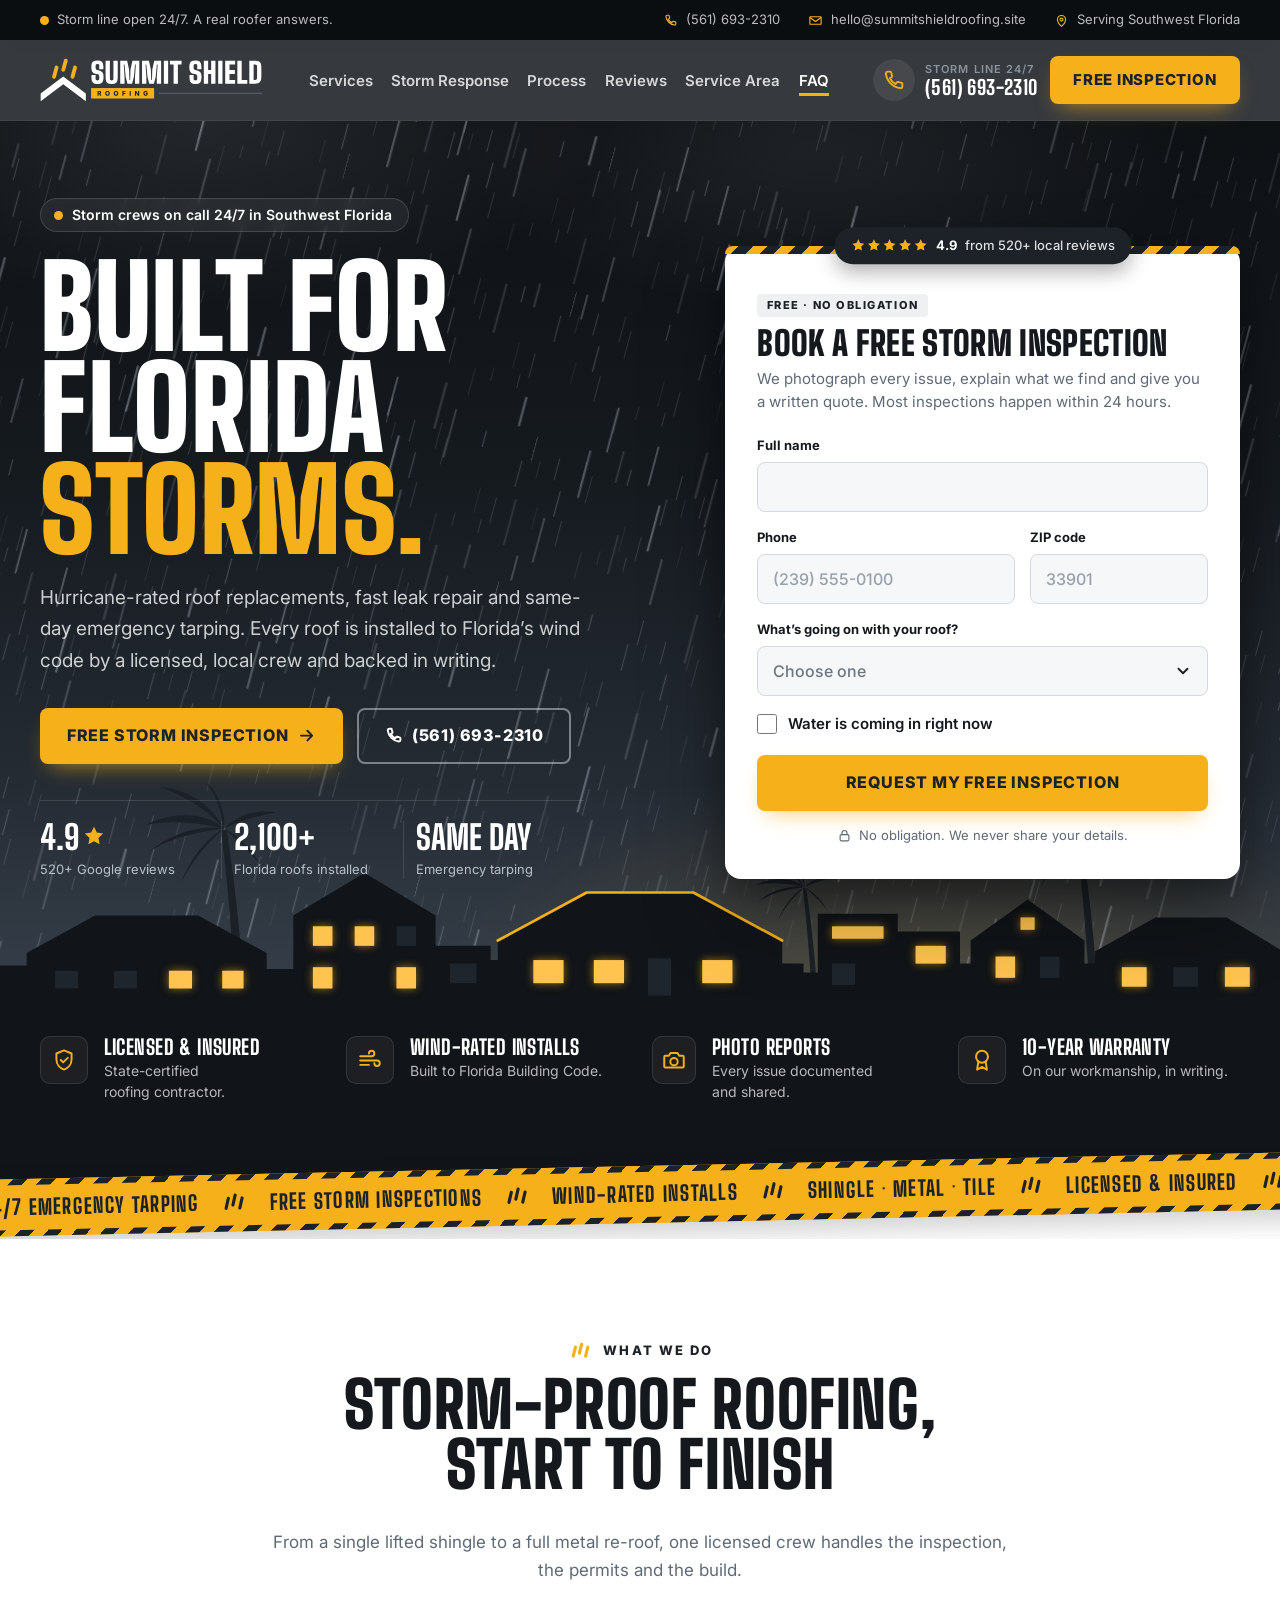
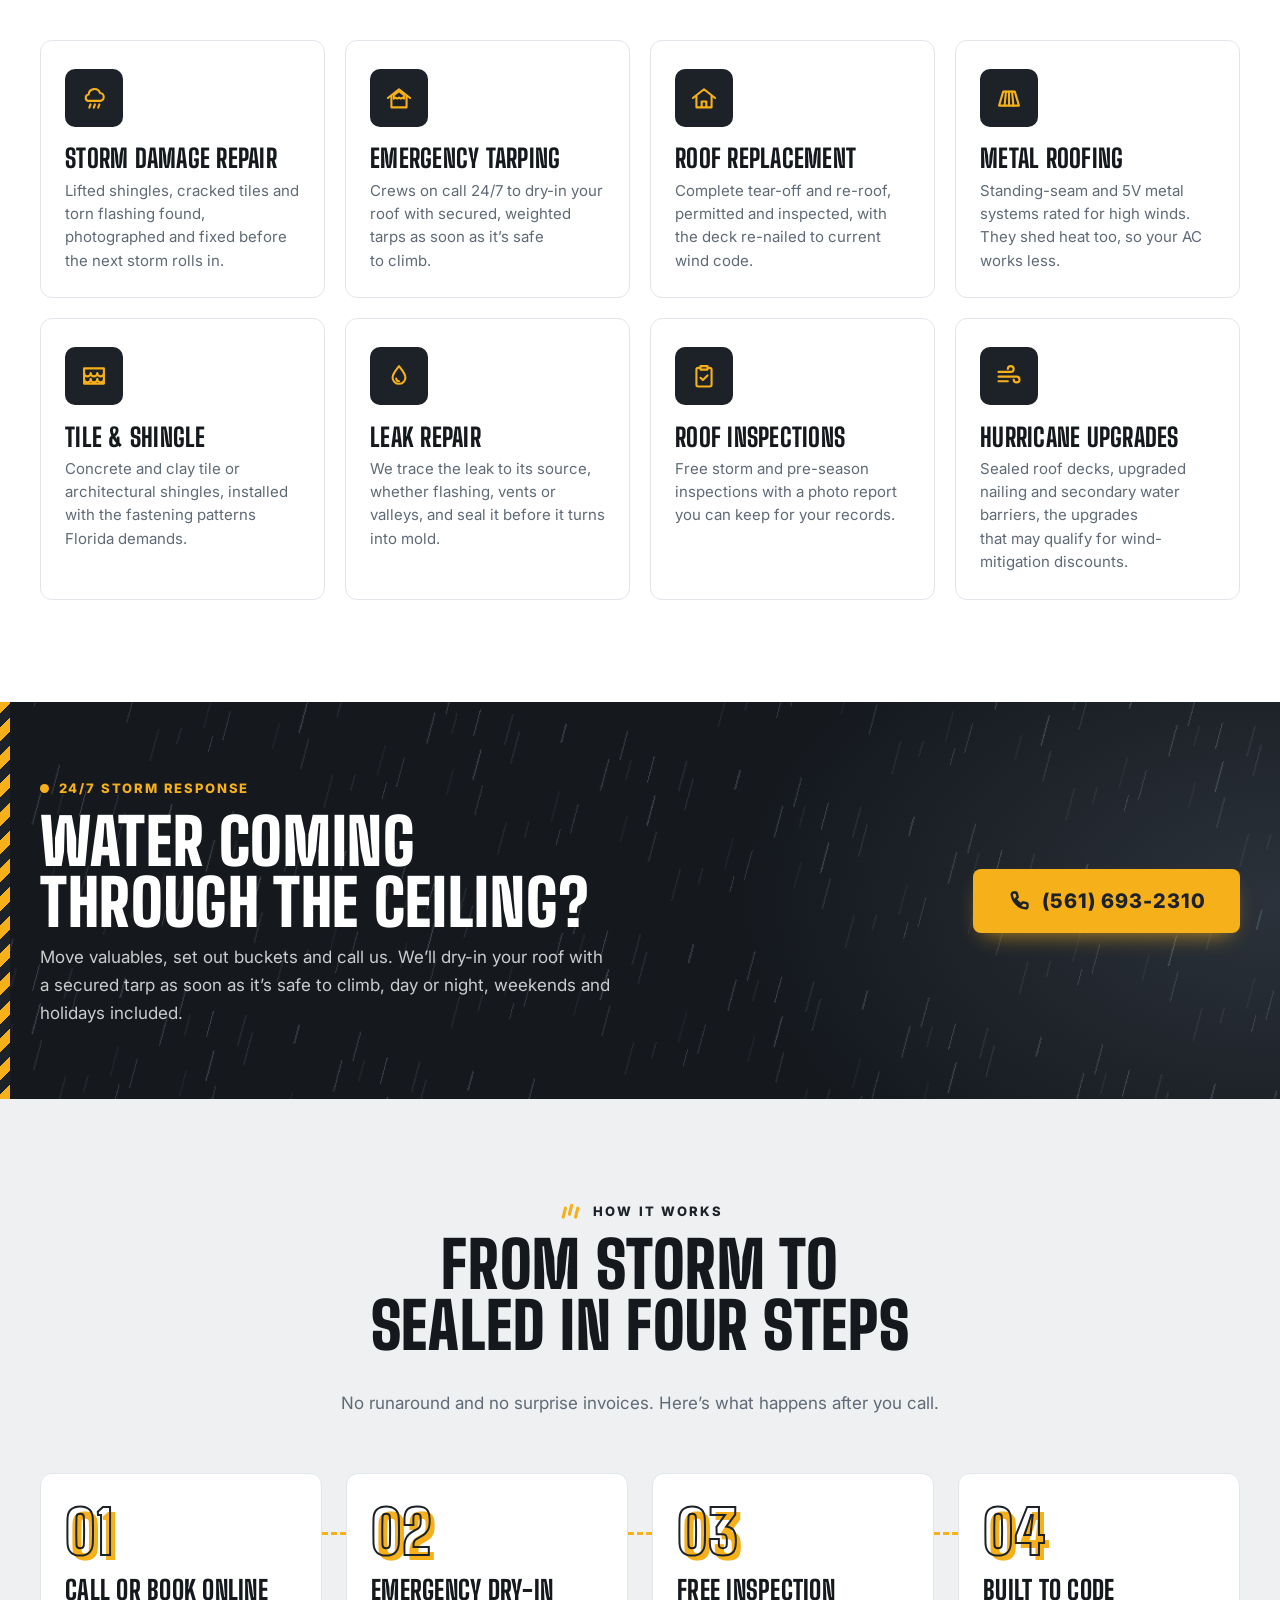
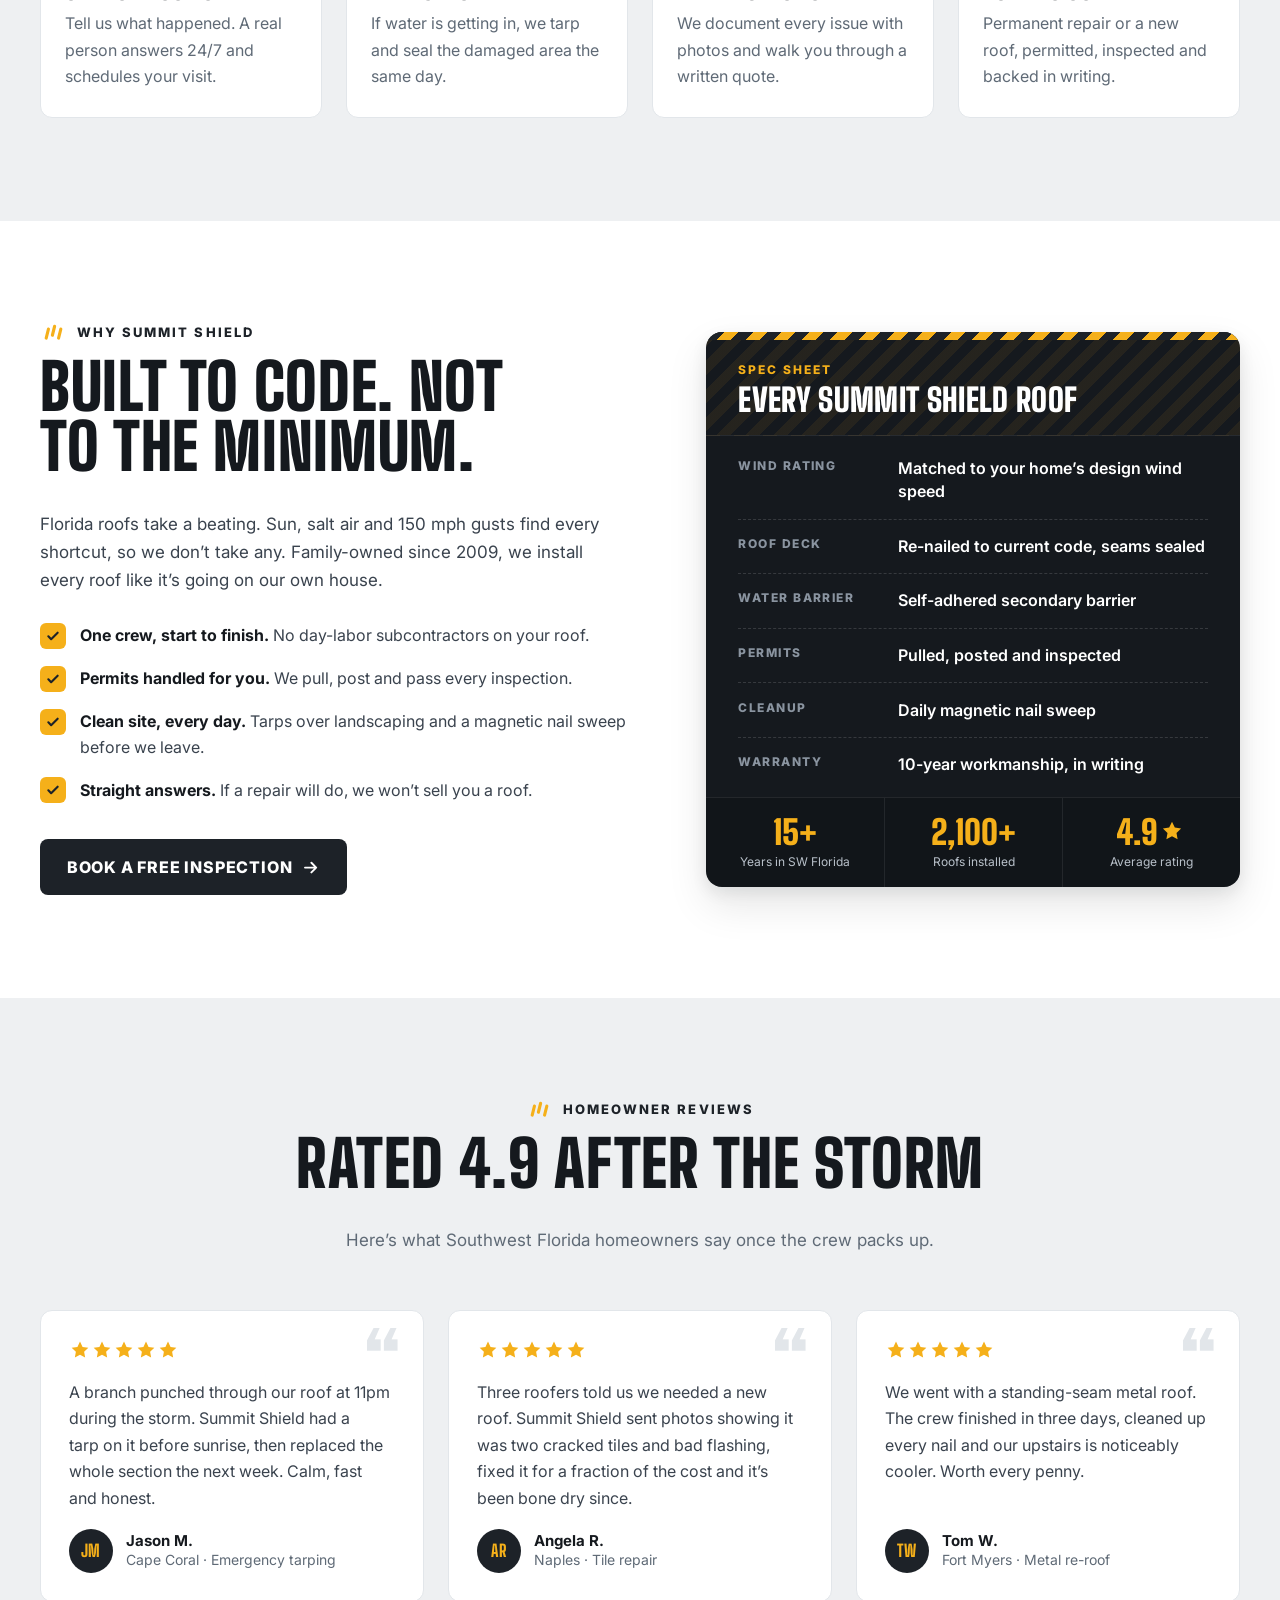
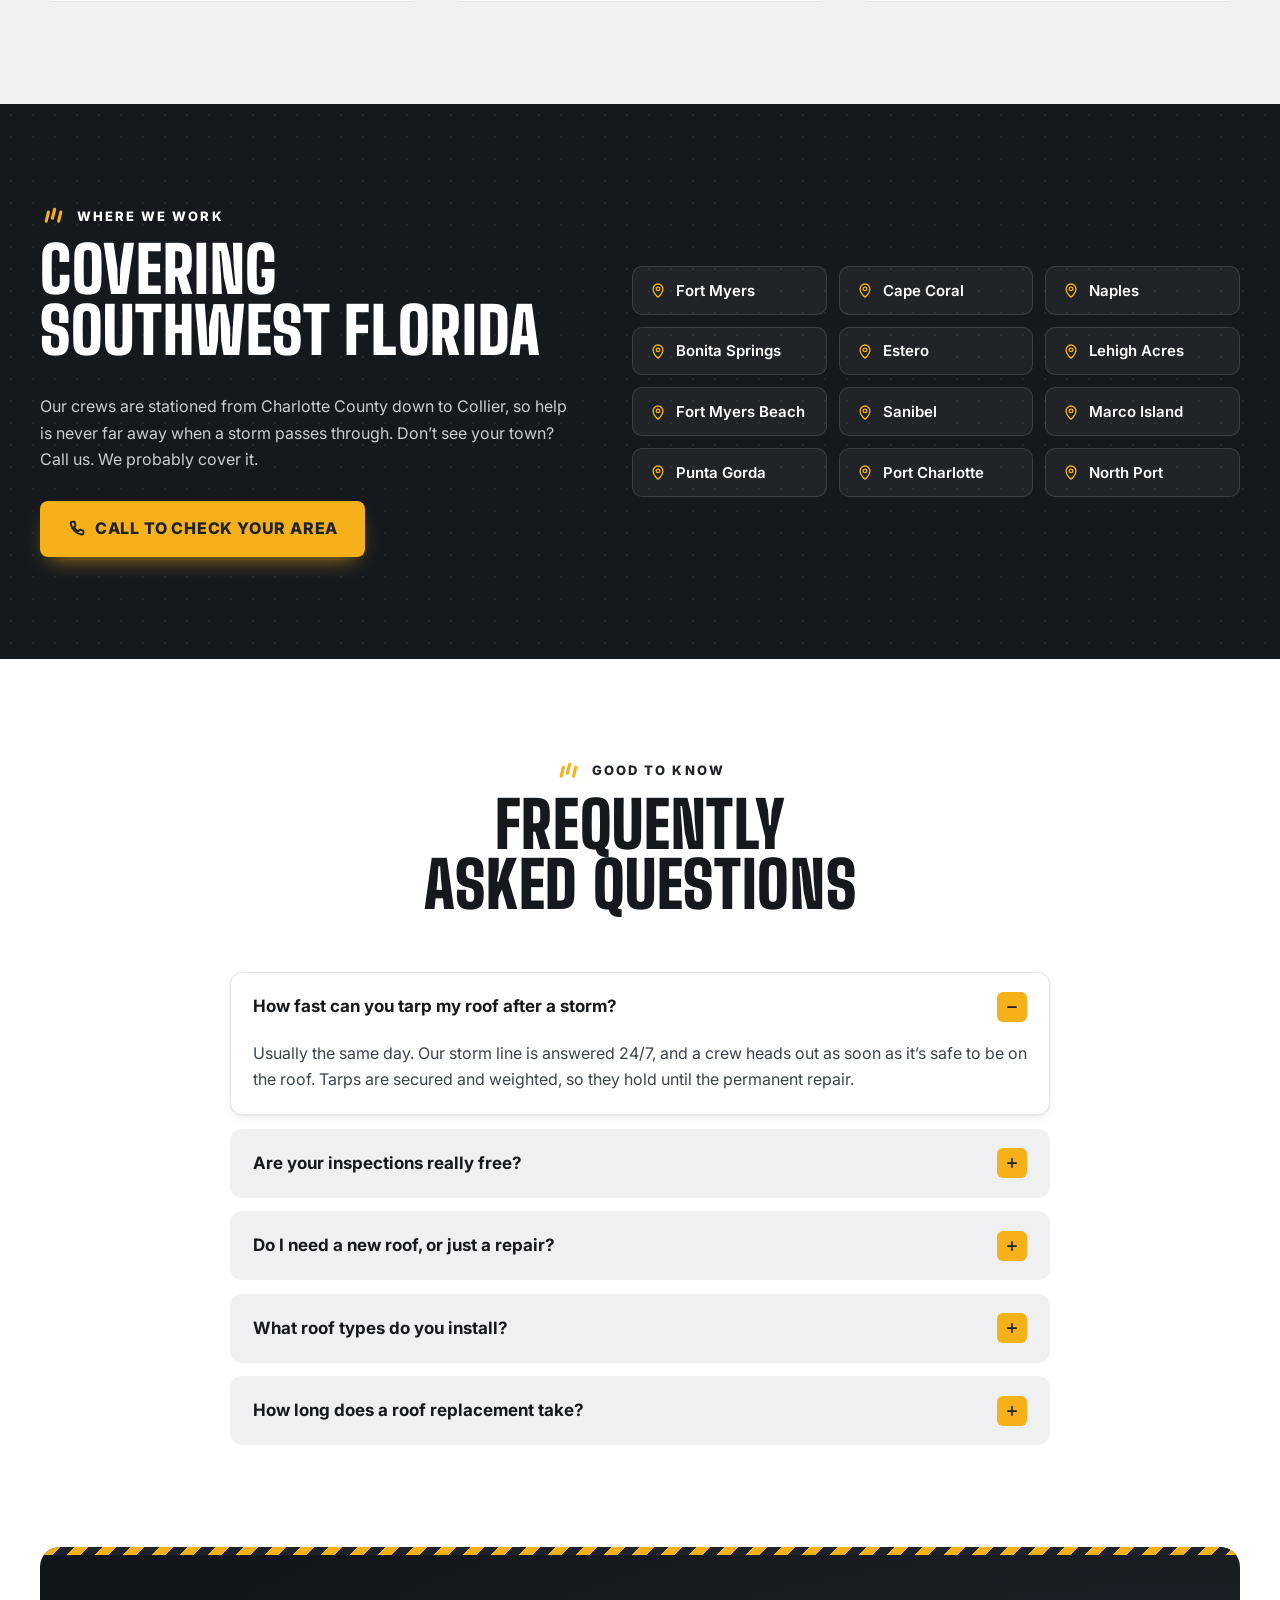
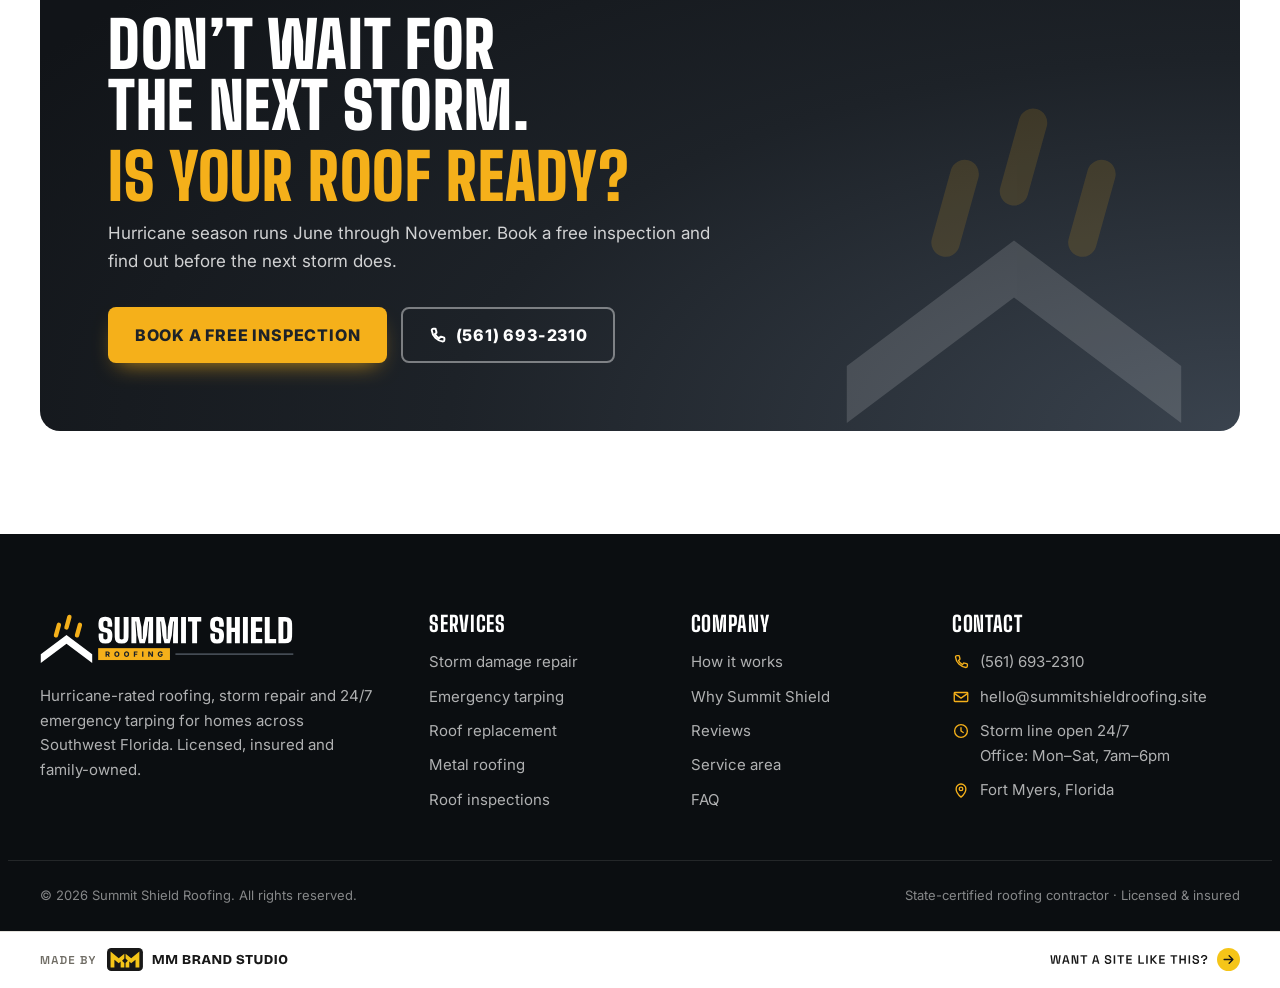
<file: index.html>
<!doctype html>
<html lang="en">
<head>
  <meta charset="utf-8">
  <meta name="viewport" content="width=device-width, initial-scale=1">
  <title>Roofing Contractor in Southwest Florida | Summit Shield Roofing</title>
  <meta name="description" content="Hurricane-rated roof replacements, storm damage repair and 24/7 emergency tarping across Southwest Florida. Licensed, insured and backed by a 10-year workmanship warranty.">
  <link rel="canonical" href="https://summitshieldroofing.site/">
  <meta name="theme-color" content="#15191E">

  <meta property="og:type" content="website">
  <meta property="og:site_name" content="Summit Shield Roofing">
  <meta property="og:title" content="Summit Shield Roofing | Built for Florida storms">
  <meta property="og:description" content="Storm-rated roofs, fast leak repair and emergency tarping with a crew on call 24/7 across Southwest Florida.">
  <meta property="og:url" content="https://summitshieldroofing.site/">
  <meta property="og:image" content="https://summitshieldroofing.site/images/og-image.jpg">
  <meta property="og:image:width" content="1200">
  <meta property="og:image:height" content="630">
  <meta name="twitter:card" content="summary_large_image">

  <link rel="icon" href="images/favicon.svg" type="image/svg+xml">
  <link rel="icon" href="images/favicon-32.png" sizes="32x32" type="image/png">
  <link rel="apple-touch-icon" href="images/apple-touch-icon.png">

  <link rel="preconnect" href="https://fonts.googleapis.com">
  <link rel="preconnect" href="https://fonts.gstatic.com" crossorigin>
  <link rel="stylesheet" href="https://fonts.googleapis.com/css2?family=Big+Shoulders+Display:wght@700;800;900&family=Inter:wght@400;500;600;700;800&display=swap">
  <link rel="stylesheet" href="css/styles.css">
  <script>document.documentElement.classList.add("js");</script>

  <script type="application/ld+json">
  {
    "@context": "https://schema.org",
    "@type": "RoofingContractor",
    "name": "Summit Shield Roofing",
    "url": "https://summitshieldroofing.site/",
    "logo": "https://summitshieldroofing.site/images/logo.svg",
    "image": "https://summitshieldroofing.site/images/og-image.jpg",
    "telephone": "+1-561-693-2310",
    "email": "hello@summitshieldroofing.site",
    "priceRange": "$$",
    "address": { "@type": "PostalAddress", "addressLocality": "Fort Myers", "addressRegion": "FL", "addressCountry": "US" },
    "areaServed": ["Fort Myers", "Cape Coral", "Naples", "Bonita Springs", "Estero", "Lehigh Acres", "Fort Myers Beach", "Sanibel", "Marco Island", "Punta Gorda", "Port Charlotte", "North Port"],
    "openingHoursSpecification": [{
      "@type": "OpeningHoursSpecification",
      "dayOfWeek": ["Monday", "Tuesday", "Wednesday", "Thursday", "Friday", "Saturday", "Sunday"],
      "opens": "00:00",
      "closes": "23:59"
    }]
  }
  </script>
</head>
<body>
<a class="skip-link" href="#main">Skip to content</a>

<!-- Icon sprite + shared illustration pieces -->
<svg class="sprite" xmlns="http://www.w3.org/2000/svg" aria-hidden="true" focusable="false">
  <defs>
    <path id="star-shape" d="M12 2.8l2.8 5.8 6.3.9-4.6 4.4 1.1 6.3L12 17.2l-5.6 3 1.1-6.3L2.9 9.5l6.3-.9z"/>
    <!-- Palm silhouette, crown at 0,0. Fronds are blown downwind (left), like the logo's rain. -->
    <g id="palm">
      <path d="M-3 2C4 60 10 130 17 250h11C20 130 12 60 3 2Z"/>
      <g class="palm__fronds">
        <path d="M0 0C-20-18-56-20-88-4-58-10-26-6 0 0Z"/>
        <path d="M0 0C-24-4-58 4-84 26-56 8-26 4 0 0Z"/>
        <path d="M0 0C-14-26-40-44-70-46-42-36-18-20 0 0Z"/>
        <path d="M0 0C-16 8-36 30-48 60-32 30-14 12 0 0Z"/>
        <path d="M0 0C14-14 36-22 58-18 36-14 16-8 0 0Z"/>
        <path d="M0 0C12 6 30 20 40 40 26 22 12 10 0 0Z"/>
        <path d="M0 0C2-20-6-40-22-54-8-38-4-20 0 0Z"/>
      </g>
    </g>
  </defs>

  <symbol id="mark" viewBox="0 0 100 100">
    <path d="M50 42 94 75V90L50 57 6 90V75Z" style="fill: var(--mark-roof, #fff)"/>
    <path d="M37 24.5 32 42.5M55 11 50 29M73 24.5 68 42.5" fill="none" stroke-width="7.5" stroke-linecap="round" style="stroke: var(--mark-rain, #F5B01A)"/>
  </symbol>
  <symbol id="i-stars" viewBox="0 0 120 24"><use href="#star-shape"/><use href="#star-shape" x="24"/><use href="#star-shape" x="48"/><use href="#star-shape" x="72"/><use href="#star-shape" x="96"/></symbol>

  <symbol id="i-phone" viewBox="0 0 24 24"><path d="M6.6 3.5h2.2c.5 0 .9.3 1 .8l.8 3.4c.1.4-.1.9-.5 1.1L8.6 9.9a12 12 0 0 0 5.5 5.5l1.1-1.5c.2-.4.7-.6 1.1-.5l3.4.8c.5.1.8.5.8 1v2.2c0 1-.8 1.9-1.9 1.9A15.8 15.8 0 0 1 4.7 5.4c0-1 .9-1.9 1.9-1.9Z"/></symbol>
  <symbol id="i-mail" viewBox="0 0 24 24"><path d="M4 6h16a1 1 0 0 1 1 1v10a1 1 0 0 1-1 1H4a1 1 0 0 1-1-1V7a1 1 0 0 1 1-1Z"/><path d="m3.5 7.5 8.5 6 8.5-6"/></symbol>
  <symbol id="i-pin" viewBox="0 0 24 24"><path d="M12 21.5s-6.5-5.6-6.5-11a6.5 6.5 0 0 1 13 0c0 5.4-6.5 11-6.5 11Z"/><circle cx="12" cy="10.5" r="2.4"/></symbol>
  <symbol id="i-clock" viewBox="0 0 24 24"><circle cx="12" cy="12" r="8.5"/><path d="M12 7.5V12l3 2"/></symbol>
  <symbol id="i-arrow" viewBox="0 0 24 24"><path d="M5 12h14M13 6l6 6-6 6"/></symbol>
  <symbol id="i-check" viewBox="0 0 24 24"><path d="m5 12.5 4.2 4.2L19 7"/></symbol>
  <symbol id="i-lock" viewBox="0 0 24 24"><rect x="5" y="10.5" width="14" height="10" rx="2"/><path d="M8 10.5V8a4 4 0 0 1 8 0v2.5"/></symbol>
  <symbol id="i-shield" viewBox="0 0 24 24"><path d="M12 3.2 19 6v5.3c0 4.6-3 8.3-7 9.6-4-1.3-7-5-7-9.6V6l7-2.8Z"/><path d="m9 12 2.2 2.2L15.5 10"/></symbol>
  <symbol id="i-award" viewBox="0 0 24 24"><circle cx="12" cy="9" r="5.5"/><path d="M8.6 13.4 7.5 21l4.5-2.6 4.5 2.6-1.1-7.6"/></symbol>
  <symbol id="i-wind" viewBox="0 0 24 24"><path d="M3 8.5h10.5A2.5 2.5 0 1 0 11 6M3 12.5h15.5A2.5 2.5 0 1 1 16 15M3 16.5h8"/></symbol>
  <symbol id="i-camera" viewBox="0 0 24 24"><path d="M4 8h3.2l1.6-2.5h6.4L16.8 8H20a1 1 0 0 1 1 1v9a1 1 0 0 1-1 1H4a1 1 0 0 1-1-1V9a1 1 0 0 1 1-1Z"/><circle cx="12" cy="13.5" r="3.4"/></symbol>
  <symbol id="i-storm" viewBox="0 0 24 24"><path d="M7 14.5h9.8a3.4 3.4 0 0 0 .3-6.8 5 5 0 0 0-9.7 1.3A2.8 2.8 0 0 0 7 14.5Z"/><path d="m9 17.5-1 2.8M12.8 17.5l-1 2.8M16.6 17.5l-1 2.8"/></symbol>
  <symbol id="i-tarp" viewBox="0 0 24 24"><path d="M2.5 12 12 4.5l9.5 7.5M5.5 10v10h13V10"/><path d="M7.5 9.6 12 6.2l4.5 3.4v2.9l-1.5-.9-1.5.9-1.5-.9-1.5.9-1.5-.9-1.5.9Z"/></symbol>
  <symbol id="i-roof" viewBox="0 0 24 24"><path d="M2.5 12 12 4.5l9.5 7.5M5.5 10v10h13V10M10 20v-5h4v5"/></symbol>
  <symbol id="i-metal" viewBox="0 0 24 24"><path d="M3.5 18.5 7 6.5h10l3.5 12Z"/><path d="M9.4 6.5 8.2 18.5M12 6.5v12M14.6 6.5l1.2 12"/></symbol>
  <symbol id="i-tile" viewBox="0 0 24 24"><path d="M3.5 5.5h17v13h-17Z"/><path d="M3.5 9.5a2.83 2.83 0 0 0 5.67 0 2.83 2.83 0 0 0 5.66 0 2.83 2.83 0 0 0 5.67 0M3.5 14.5a2.83 2.83 0 0 0 5.67 0 2.83 2.83 0 0 0 5.66 0 2.83 2.83 0 0 0 5.67 0"/></symbol>
  <symbol id="i-leak" viewBox="0 0 24 24"><path d="M12 3.5c2.9 3.6 5.5 6.7 5.5 9.7a5.5 5.5 0 0 1-11 0c0-3 2.6-6.1 5.5-9.7Z"/><path d="M9.6 14.2a2.5 2.5 0 0 0 2.4 2.3"/></symbol>
  <symbol id="i-inspect" viewBox="0 0 24 24"><path d="M9 3.5h6v3H9z"/><path d="M8.5 5H7a1.5 1.5 0 0 0-1.5 1.5v13A1.5 1.5 0 0 0 7 21h10a1.5 1.5 0 0 0 1.5-1.5v-13A1.5 1.5 0 0 0 17 5h-1.5"/><path d="m9 13.5 2 2 4-4"/></symbol>
</svg>

<div class="topbar">
  <div class="container topbar__inner">
    <p class="topbar__item"><span class="pulse" aria-hidden="true"></span>Storm line open 24/7. A real roofer answers.</p>
    <ul class="topbar__list">
      <li><svg class="icon"><use href="#i-phone"/></svg><a href="tel:+15616932310">(561) 693-2310</a></li>
      <li><svg class="icon"><use href="#i-mail"/></svg><a href="mailto:hello@summitshieldroofing.site">hello@summitshieldroofing.site</a></li>
      <li><svg class="icon"><use href="#i-pin"/></svg>Serving Southwest Florida</li>
    </ul>
  </div>
</div>

<header class="header" data-header>
  <div class="container header__inner">
    <a class="brand" href="#top">
      <img src="images/logo-light.svg" alt="Summit Shield Roofing" width="513" height="101">
    </a>

    <nav class="nav" id="site-nav" aria-label="Main">
      <ul class="nav__list">
        <li><a href="#services">Services</a></li>
        <li><a href="#storm">Storm Response</a></li>
        <li><a href="#process">Process</a></li>
        <li><a href="#reviews">Reviews</a></li>
        <li><a href="#areas">Service Area</a></li>
        <li><a href="#faq">FAQ</a></li>
      </ul>
      <div class="nav__cta">
        <a class="btn btn--primary btn--lg" href="#inspect">Free Storm Inspection</a>
        <a class="btn btn--ghost btn--lg" href="tel:+15616932310"><svg class="icon"><use href="#i-phone"/></svg>(561) 693-2310</a>
      </div>
    </nav>

    <div class="header__actions">
      <a class="header__phone" href="tel:+15616932310">
        <span class="header__phone-icon"><svg class="icon"><use href="#i-phone"/></svg></span>
        <span><small>Storm line 24/7</small>(561) 693-2310</span>
      </a>
      <a class="btn btn--primary header__cta" href="#inspect">Free Inspection</a>
      <button class="nav-toggle" type="button" aria-expanded="false" aria-controls="site-nav" aria-label="Open menu">
        <span></span><span></span><span></span>
      </button>
    </div>
  </div>
</header>

<main id="main">

  <!-- ============================== HERO ============================== -->
  <section class="hero" id="top" data-hero>
    <div class="hero__sky" aria-hidden="true">
      <span class="hero__rain hero__rain--far"></span>
      <span class="hero__rain hero__rain--near"></span>
      <span class="hero__flash"></span>
    </div>

    <div class="container hero__grid">
      <div class="hero__copy">
        <p class="hero__badge"><span class="pulse" aria-hidden="true"></span>Storm crews on call 24/7 in Southwest Florida</p>
        <h1 class="hero__title">Built for Florida <span>storms.</span></h1>
        <p class="hero__lead">Hurricane-rated roof replacements, fast leak repair and same-day emergency tarping. Every roof is installed to Florida’s wind code by a licensed, local crew and backed in writing.</p>
        <div class="hero__ctas">
          <a class="btn btn--primary btn--lg" href="#inspect">Free Storm Inspection<svg class="icon"><use href="#i-arrow"/></svg></a>
          <a class="btn btn--ghost btn--lg" href="tel:+15616932310"><svg class="icon"><use href="#i-phone"/></svg>(561) 693-2310</a>
        </div>
        <ul class="hero__proof">
          <li><strong>4.9<svg class="icon icon--star" aria-hidden="true"><use href="#star-shape"/></svg></strong><span>520+ Google reviews</span></li>
          <li><strong>2,100+</strong><span>Florida roofs installed</span></li>
          <li><strong>Same day</strong><span>Emergency tarping</span></li>
        </ul>
      </div>

      <div class="hero__visual">
        <div class="inspect-card" id="inspect">
          <p class="rating-chip"><svg class="stars" aria-hidden="true"><use href="#i-stars"/></svg><strong>4.9</strong> from 520+ local reviews</p>

          <div class="inspect-card__form" data-quote>
            <p class="inspect-card__tag">Free · No obligation</p>
            <h2 class="inspect-card__title">Book a free storm inspection</h2>
            <p class="inspect-card__sub">We photograph every issue, explain what we find and give you a written quote. Most inspections happen within 24 hours.</p>

            <form class="quote-form" novalidate data-quote-form>
              <div class="field">
                <label for="q-name">Full name</label>
                <input id="q-name" name="name" type="text" autocomplete="name" required>
                <span class="field__error" aria-live="polite"></span>
              </div>
              <div class="field-row">
                <div class="field">
                  <label for="q-phone">Phone</label>
                  <input id="q-phone" name="phone" type="tel" autocomplete="tel" inputmode="tel" placeholder="(239) 555-0100" required>
                  <span class="field__error" aria-live="polite"></span>
                </div>
                <div class="field">
                  <label for="q-zip">ZIP code</label>
                  <input id="q-zip" name="zip" type="text" autocomplete="postal-code" inputmode="numeric" maxlength="5" placeholder="33901" required>
                  <span class="field__error" aria-live="polite"></span>
                </div>
              </div>
              <div class="field">
                <label for="q-service">What’s going on with your roof?</label>
                <select id="q-service" name="service" required>
                  <option value="" selected disabled>Choose one</option>
                  <option>Storm or wind damage</option>
                  <option>Active leak</option>
                  <option>Missing shingles or tiles</option>
                  <option>Roof replacement quote</option>
                  <option>Hurricane-prep inspection</option>
                  <option>Something else</option>
                </select>
                <span class="field__error" aria-live="polite"></span>
              </div>
              <label class="check"><input type="checkbox" name="emergency"><span>Water is coming in right now</span></label>
              <button class="btn btn--primary btn--lg btn--block" type="submit">Request My Free Inspection</button>
              <p class="quote-form__note"><svg class="icon"><use href="#i-lock"/></svg>No obligation. We never share your details.</p>
            </form>
          </div>

          <div class="quote-success" role="status" hidden data-quote-success>
            <span class="quote-success__icon"><svg class="icon"><use href="#i-check"/></svg></span>
            <h2 class="inspect-card__title">Request received!</h2>
            <p>Thanks, <span data-out="name">neighbor</span>. A roofing specialist will call you at <strong data-out="phone"></strong> shortly, usually within the hour, 7 days a week.</p>
            <button class="btn btn--dark" type="button" data-quote-reset>Send another request</button>
          </div>
        </div>
      </div>
    </div>

    <!-- Florida rooftops: the rain stops where the roofs start -->
    <svg class="hero__skyline" viewBox="0 0 1440 260" preserveAspectRatio="xMidYMax slice" aria-hidden="true">
      <g class="skyline__palms">
        <use href="#palm" transform="translate(252 52)"/>
        <use href="#palm" transform="translate(905 118) scale(.62)"/>
        <use href="#palm" transform="translate(1214 64) scale(.9)"/>
      </g>
      <path class="skyline__houses" d="M0 260V206H30V192L107 150H223L300 192V210H330V150L410 102L490 150V184H552V200H560V178L660 124H780L880 178V204H904V214H920V148H1010V168H1080V204H1092V178L1156 132L1220 178V204H1232V190L1300 152H1380L1440 188V260Z"/>
      <path class="skyline__ridge" d="M560 178 660 124H780L880 178"/>
      <g class="skyline__windows">
        <rect x="190" y="212" width="26" height="20"/><rect x="250" y="212" width="24" height="20"/>
        <rect x="352" y="162" width="22" height="22"/><rect x="399" y="162" width="22" height="22"/><rect x="352" y="208" width="22" height="24"/><rect x="446" y="208" width="22" height="24"/>
        <rect x="600" y="200" width="34" height="26"/><rect x="668" y="200" width="34" height="26"/><rect x="790" y="200" width="34" height="26"/>
        <rect x="936" y="162" width="58" height="14"/><rect x="1030" y="184" width="34" height="20"/>
        <rect x="1120" y="196" width="22" height="24"/><rect x="1148" y="152" width="16" height="14"/>
        <rect x="1262" y="208" width="28" height="22"/><rect x="1378" y="208" width="28" height="22"/>
      </g>
      <g class="skyline__windows skyline__windows--off">
        <rect x="62" y="212" width="26" height="20"/><rect x="128" y="212" width="26" height="20"/><rect x="446" y="162" width="22" height="22"/><rect x="506" y="204" width="30" height="22"/>
        <rect x="729" y="198" width="26" height="42"/><rect x="936" y="204" width="26" height="24"/><rect x="1170" y="196" width="22" height="24"/><rect x="1320" y="208" width="28" height="22"/>
      </g>
    </svg>
  </section>

  <!-- ============================== TRUST ============================== -->
  <section class="trust" aria-label="Why homeowners choose us">
    <div class="container trust__grid">
      <div class="trust__item"><span class="trust__icon"><svg class="icon"><use href="#i-shield"/></svg></span><p><strong>Licensed &amp; insured</strong>State-certified roofing contractor.</p></div>
      <div class="trust__item"><span class="trust__icon"><svg class="icon"><use href="#i-wind"/></svg></span><p><strong>Wind-rated installs</strong>Built to Florida Building Code.</p></div>
      <div class="trust__item"><span class="trust__icon"><svg class="icon"><use href="#i-camera"/></svg></span><p><strong>Photo reports</strong>Every issue documented and shared.</p></div>
      <div class="trust__item"><span class="trust__icon"><svg class="icon"><use href="#i-award"/></svg></span><p><strong>10-year warranty</strong>On our workmanship, in writing.</p></div>
    </div>
  </section>

  <!-- ============================== HAZARD TAPE ============================== -->
  <div class="hazard" role="region" aria-label="What we offer">
    <div class="hazard__band">
      <div class="hazard__track">
        <ul class="hazard__list">
          <li>24/7 emergency tarping</li>
          <li>Free storm inspections</li>
          <li>Wind-rated installs</li>
          <li>Shingle · Metal · Tile</li>
          <li>Licensed &amp; insured</li>
          <li>Photo-documented reports</li>
        </ul>
        <ul class="hazard__list" aria-hidden="true">
          <li>24/7 emergency tarping</li>
          <li>Free storm inspections</li>
          <li>Wind-rated installs</li>
          <li>Shingle · Metal · Tile</li>
          <li>Licensed &amp; insured</li>
          <li>Photo-documented reports</li>
        </ul>
      </div>
    </div>
  </div>

  <!-- ============================== SERVICES ============================== -->
  <section class="section" id="services">
    <div class="container">
      <header class="section-head" data-reveal>
        <p class="eyebrow">What we do</p>
        <h2>Storm-proof roofing, start to finish</h2>
        <p>From a single lifted shingle to a full metal re-roof, one licensed crew handles the inspection, the permits and the build.</p>
      </header>
      <ul class="services">
        <li class="service" data-reveal><span class="service__icon"><svg class="icon"><use href="#i-storm"/></svg></span><h3>Storm Damage Repair</h3><p>Lifted shingles, cracked tiles and torn flashing found, photographed and fixed before the next storm rolls in.</p></li>
        <li class="service" data-reveal style="--d:1"><span class="service__icon"><svg class="icon"><use href="#i-tarp"/></svg></span><h3>Emergency Tarping</h3><p>Crews on call 24/7 to dry-in your roof with secured, weighted tarps as soon as it’s safe to climb.</p></li>
        <li class="service" data-reveal style="--d:2"><span class="service__icon"><svg class="icon"><use href="#i-roof"/></svg></span><h3>Roof Replacement</h3><p>Complete tear-off and re-roof, permitted and inspected, with the deck re-nailed to current wind code.</p></li>
        <li class="service" data-reveal style="--d:3"><span class="service__icon"><svg class="icon"><use href="#i-metal"/></svg></span><h3>Metal Roofing</h3><p>Standing-seam and 5V metal systems rated for high winds. They shed heat too, so your AC works less.</p></li>
        <li class="service" data-reveal><span class="service__icon"><svg class="icon"><use href="#i-tile"/></svg></span><h3>Tile &amp; Shingle</h3><p>Concrete and clay tile or architectural shingles, installed with the fastening patterns Florida demands.</p></li>
        <li class="service" data-reveal style="--d:1"><span class="service__icon"><svg class="icon"><use href="#i-leak"/></svg></span><h3>Leak Repair</h3><p>We trace the leak to its source, whether flashing, vents or valleys, and seal it before it turns into mold.</p></li>
        <li class="service" data-reveal style="--d:2"><span class="service__icon"><svg class="icon"><use href="#i-inspect"/></svg></span><h3>Roof Inspections</h3><p>Free storm and pre-season inspections with a photo report you can keep for your records.</p></li>
        <li class="service" data-reveal style="--d:3"><span class="service__icon"><svg class="icon"><use href="#i-wind"/></svg></span><h3>Hurricane Upgrades</h3><p>Sealed roof decks, upgraded nailing and secondary water barriers, the upgrades that may qualify for wind-mitigation discounts.</p></li>
      </ul>
    </div>
  </section>

  <!-- ============================== STORM RESPONSE ============================== -->
  <section class="storm" id="storm" aria-labelledby="storm-title">
    <div class="container storm__inner">
      <div>
        <p class="storm__kicker"><span class="pulse" aria-hidden="true"></span>24/7 storm response</p>
        <h2 id="storm-title">Water coming through the ceiling?</h2>
        <p>Move valuables, set out buckets and call us. We’ll dry-in your roof with a secured tarp as soon as it’s safe to climb, day or night, weekends and holidays included.</p>
      </div>
      <a class="btn btn--primary btn--xl" href="tel:+15616932310"><svg class="icon"><use href="#i-phone"/></svg>(561) 693-2310</a>
    </div>
  </section>

  <!-- ============================== PROCESS ============================== -->
  <section class="section section--concrete" id="process">
    <div class="container">
      <header class="section-head" data-reveal>
        <p class="eyebrow">How it works</p>
        <h2>From storm to sealed in four steps</h2>
        <p>No runaround and no surprise invoices. Here’s what happens after you call.</p>
      </header>
      <ol class="steps">
        <li class="step" data-reveal><span class="step__num">01</span><h3>Call or book online</h3><p>Tell us what happened. A real person answers 24/7 and schedules your visit.</p></li>
        <li class="step" data-reveal style="--d:1"><span class="step__num">02</span><h3>Emergency dry-in</h3><p>If water is getting in, we tarp and seal the damaged area the same day.</p></li>
        <li class="step" data-reveal style="--d:2"><span class="step__num">03</span><h3>Free inspection</h3><p>We document every issue with photos and walk you through a written quote.</p></li>
        <li class="step" data-reveal style="--d:3"><span class="step__num">04</span><h3>Built to code</h3><p>Permanent repair or a new roof, permitted, inspected and backed in writing.</p></li>
      </ol>
    </div>
  </section>

  <!-- ============================== WHY US ============================== -->
  <section class="section" id="why">
    <div class="container why">
      <div class="why__copy" data-reveal>
        <p class="eyebrow">Why Summit Shield</p>
        <h2>Built to code. Not to the minimum.</h2>
        <p>Florida roofs take a beating. Sun, salt air and 150 mph gusts find every shortcut, so we don’t take any. Family-owned since 2009, we install every roof like it’s going on our own house.</p>
        <ul class="ticks">
          <li><svg class="icon"><use href="#i-check"/></svg><p><strong>One crew, start to finish.</strong> No day-labor subcontractors on your roof.</p></li>
          <li><svg class="icon"><use href="#i-check"/></svg><p><strong>Permits handled for you.</strong> We pull, post and pass every inspection.</p></li>
          <li><svg class="icon"><use href="#i-check"/></svg><p><strong>Clean site, every day.</strong> Tarps over landscaping and a magnetic nail sweep before we leave.</p></li>
          <li><svg class="icon"><use href="#i-check"/></svg><p><strong>Straight answers.</strong> If a repair will do, we won’t sell you a roof.</p></li>
        </ul>
        <a class="btn btn--dark btn--lg" href="#inspect">Book a Free Inspection<svg class="icon"><use href="#i-arrow"/></svg></a>
      </div>

      <div class="spec" data-reveal style="--d:1">
        <div class="spec__head">
          <p>Spec sheet</p>
          <h3>Every Summit Shield roof</h3>
        </div>
        <dl class="spec__list">
          <div><dt>Wind rating</dt><dd>Matched to your home’s design wind speed</dd></div>
          <div><dt>Roof deck</dt><dd>Re-nailed to current code, seams sealed</dd></div>
          <div><dt>Water barrier</dt><dd>Self-adhered secondary barrier</dd></div>
          <div><dt>Permits</dt><dd>Pulled, posted and inspected</dd></div>
          <div><dt>Cleanup</dt><dd>Daily magnetic nail sweep</dd></div>
          <div><dt>Warranty</dt><dd>10-year workmanship, in writing</dd></div>
        </dl>
        <div class="spec__stats">
          <p><strong>15+</strong><span>Years in SW Florida</span></p>
          <p><strong>2,100+</strong><span>Roofs installed</span></p>
          <p><strong>4.9<svg class="icon icon--star" aria-hidden="true"><use href="#star-shape"/></svg></strong><span>Average rating</span></p>
        </div>
      </div>
    </div>
  </section>

  <!-- ============================== REVIEWS ============================== -->
  <section class="section section--concrete" id="reviews">
    <div class="container">
      <header class="section-head" data-reveal>
        <p class="eyebrow">Homeowner reviews</p>
        <h2>Rated 4.9 after the storm</h2>
        <p>Here’s what Southwest Florida homeowners say once the crew packs up.</p>
      </header>
      <div class="reviews">
        <figure class="review" data-reveal>
          <svg class="stars" role="img" aria-label="5 out of 5 stars"><use href="#i-stars"/></svg>
          <blockquote><p>A branch punched through our roof at 11pm during the storm. Summit Shield had a tarp on it before sunrise, then replaced the whole section the next week. Calm, fast and honest.</p></blockquote>
          <figcaption><span class="avatar" aria-hidden="true">JM</span><span><strong>Jason M.</strong>Cape Coral · Emergency tarping</span></figcaption>
        </figure>
        <figure class="review" data-reveal style="--d:1">
          <svg class="stars" role="img" aria-label="5 out of 5 stars"><use href="#i-stars"/></svg>
          <blockquote><p>Three roofers told us we needed a new roof. Summit Shield sent photos showing it was two cracked tiles and bad flashing, fixed it for a fraction of the cost and it’s been bone dry since.</p></blockquote>
          <figcaption><span class="avatar" aria-hidden="true">AR</span><span><strong>Angela R.</strong>Naples · Tile repair</span></figcaption>
        </figure>
        <figure class="review" data-reveal style="--d:2">
          <svg class="stars" role="img" aria-label="5 out of 5 stars"><use href="#i-stars"/></svg>
          <blockquote><p>We went with a standing-seam metal roof. The crew finished in three days, cleaned up every nail and our upstairs is noticeably cooler. Worth every penny.</p></blockquote>
          <figcaption><span class="avatar" aria-hidden="true">TW</span><span><strong>Tom W.</strong>Fort Myers · Metal re-roof</span></figcaption>
        </figure>
      </div>
    </div>
  </section>

  <!-- ============================== SERVICE AREA ============================== -->
  <section class="section areas" id="areas">
    <div class="container areas__inner">
      <div class="areas__copy" data-reveal>
        <p class="eyebrow eyebrow--light">Where we work</p>
        <h2>Covering Southwest Florida</h2>
        <p>Our crews are stationed from Charlotte County down to Collier, so help is never far away when a storm passes through. Don’t see your town? Call us. We probably cover it.</p>
        <a class="btn btn--primary btn--lg" href="tel:+15616932310"><svg class="icon"><use href="#i-phone"/></svg>Call to check your area</a>
      </div>
      <ul class="areas__list" data-reveal style="--d:1">
        <li><svg class="icon"><use href="#i-pin"/></svg>Fort Myers</li>
        <li><svg class="icon"><use href="#i-pin"/></svg>Cape Coral</li>
        <li><svg class="icon"><use href="#i-pin"/></svg>Naples</li>
        <li><svg class="icon"><use href="#i-pin"/></svg>Bonita Springs</li>
        <li><svg class="icon"><use href="#i-pin"/></svg>Estero</li>
        <li><svg class="icon"><use href="#i-pin"/></svg>Lehigh Acres</li>
        <li><svg class="icon"><use href="#i-pin"/></svg>Fort Myers Beach</li>
        <li><svg class="icon"><use href="#i-pin"/></svg>Sanibel</li>
        <li><svg class="icon"><use href="#i-pin"/></svg>Marco Island</li>
        <li><svg class="icon"><use href="#i-pin"/></svg>Punta Gorda</li>
        <li><svg class="icon"><use href="#i-pin"/></svg>Port Charlotte</li>
        <li><svg class="icon"><use href="#i-pin"/></svg>North Port</li>
      </ul>
    </div>
  </section>

  <!-- ============================== FAQ ============================== -->
  <section class="section" id="faq">
    <div class="container container--narrow">
      <header class="section-head" data-reveal>
        <p class="eyebrow">Good to know</p>
        <h2>Frequently asked questions</h2>
      </header>
      <div class="faq" data-reveal>
        <details class="faq__item" open>
          <summary>How fast can you tarp my roof after a storm?</summary>
          <p>Usually the same day. Our storm line is answered 24/7, and a crew heads out as soon as it’s safe to be on the roof. Tarps are secured and weighted, so they hold until the permanent repair.</p>
        </details>
        <details class="faq__item">
          <summary>Are your inspections really free?</summary>
          <p>Yes. We inspect the roof, photograph every issue we find and give you a written report and quote. There’s no obligation and no pressure.</p>
        </details>
        <details class="faq__item">
          <summary>Do I need a new roof, or just a repair?</summary>
          <p>Most storm damage can be repaired. We’ll show you photos of exactly what we found and explain both options. If a repair will do the job, that’s what we’ll recommend.</p>
        </details>
        <details class="faq__item">
          <summary>What roof types do you install?</summary>
          <p>Architectural shingle, standing-seam and 5V metal, concrete and clay tile, and low-slope systems like TPO and modified bitumen, all installed to Florida Building Code.</p>
        </details>
        <details class="faq__item">
          <summary>How long does a roof replacement take?</summary>
          <p>Most homes take one to three days on the roof, depending on size and material. We handle the permit before we start and schedule the final inspection when we’re done.</p>
        </details>
      </div>
    </div>
  </section>

  <!-- ============================== CTA ============================== -->
  <section class="cta">
    <div class="container">
      <div class="cta__card" data-reveal>
        <svg class="cta__mark" aria-hidden="true"><use href="#mark"/></svg>
        <div class="cta__copy">
          <h2>Don’t wait for the next storm. <span>Is your roof ready?</span></h2>
          <p>Hurricane season runs June through November. Book a free inspection and find out before the next storm does.</p>
        </div>
        <div class="cta__actions">
          <a class="btn btn--primary btn--lg" href="#inspect">Book a Free Inspection</a>
          <a class="btn btn--ghost btn--lg" href="tel:+15616932310"><svg class="icon"><use href="#i-phone"/></svg>(561) 693-2310</a>
        </div>
      </div>
    </div>
  </section>
</main>

<footer class="footer" id="contact">
  <div class="container footer__grid">
    <div class="footer__brand">
      <img src="images/logo-light.svg" alt="Summit Shield Roofing" width="513" height="101" loading="lazy">
      <p>Hurricane-rated roofing, storm repair and 24/7 emergency tarping for homes across Southwest Florida. Licensed, insured and family-owned.</p>
    </div>
    <div>
      <h3>Services</h3>
      <ul>
        <li><a href="#services">Storm damage repair</a></li>
        <li><a href="#services">Emergency tarping</a></li>
        <li><a href="#services">Roof replacement</a></li>
        <li><a href="#services">Metal roofing</a></li>
        <li><a href="#services">Roof inspections</a></li>
      </ul>
    </div>
    <div>
      <h3>Company</h3>
      <ul>
        <li><a href="#process">How it works</a></li>
        <li><a href="#why">Why Summit Shield</a></li>
        <li><a href="#reviews">Reviews</a></li>
        <li><a href="#areas">Service area</a></li>
        <li><a href="#faq">FAQ</a></li>
      </ul>
    </div>
    <div>
      <h3>Contact</h3>
      <ul class="footer__contact">
        <li><svg class="icon"><use href="#i-phone"/></svg><a href="tel:+15616932310">(561) 693-2310</a></li>
        <li><svg class="icon"><use href="#i-mail"/></svg><a href="mailto:hello@summitshieldroofing.site">hello@summitshieldroofing.site</a></li>
        <li><svg class="icon"><use href="#i-clock"/></svg><span>Storm line open 24/7<br>Office: Mon–Sat, 7am–6pm</span></li>
        <li><svg class="icon"><use href="#i-pin"/></svg><span>Fort Myers, Florida</span></li>
      </ul>
    </div>
  </div>
  <div class="container footer__bottom">
    <p>© <span data-year>2026</span> Summit Shield Roofing. All rights reserved.</p>
    <p>State-certified roofing contractor · Licensed &amp; insured</p>
  </div>
</footer>

<!-- Studio credit: "Made by MM Brand Studio", with a call to action on the right.
     It goes under the footer of every site the studio builds. The logo and the
     words are drawn as shapes, so it needs no fonts and no image files; its
     styles are section 20 of css/styles.css.
     Two versions: mm-madeby--light is the white one (used here); the base class
     on its own is the dark one. Only the class changes. -->
<div class="mm-madeby mm-madeby--light">
  <a class="mm-madeby__link" href="https://mmbrand.studio/" target="_blank" rel="noopener">
    <span class="mm-madeby__text">Website made by MM Brand Studio. Want a site like this?</span>
    <span class="mm-madeby__by">
      <svg class="mm-madeby__lead" viewBox="0 -70 485.61 70" aria-hidden="true"><path d="M6.9 0L6.9 -70L29.4 -70L43 -8.1L44.7 -8.1L58.4 -70L80.8 -70L80.8 0L69.2 0L69.2 -61.3L67.5 -61.3L53.9 0L33.9 0L20.3 -61.3L18.6 -61.3L18.6 0ZM99.78 0L118.98 -70L139.88 -70L159.08 0L146.68 0L142.48 -16L116.38 -16L112.18 0ZM119.18 -27L139.68 -27L130.28 -62.5L128.58 -62.5ZM175.68 0L175.68 -10.6L185.08 -10.6L185.08 -59.4L175.68 -59.4L175.68 -70L204.18 -70Q218.18 -70 225.58 -62.9Q232.98 -55.8 232.98 -41.6L232.98 -28.4Q232.98 -14.2 225.58 -7.1Q218.18 0 204.18 0ZM197.08 -10.9L204.28 -10.9Q212.78 -10.9 216.88 -15.3Q220.98 -19.7 220.98 -28L220.98 -41.9Q220.98 -50.4 216.88 -54.75Q212.78 -59.1 204.28 -59.1L197.08 -59.1ZM254.51 0L254.51 -70L299.11 -70L299.11 -59.1L266.61 -59.1L266.61 -40.7L296.31 -40.7L296.31 -29.8L266.61 -29.8L266.61 -10.9L299.61 -10.9L299.61 0ZM353.3 0L353.3 -10.6L362.7 -10.6L362.7 -59.4L353.3 -59.4L353.3 -70L389.1 -70Q395.4 -70 400.15 -67.85Q404.9 -65.7 407.55 -61.75Q410.2 -57.8 410.2 -52.3L410.2 -51.4Q410.2 -46.6 408.4 -43.5Q406.6 -40.4 404.1 -38.7Q401.6 -37 399.3 -36.3L399.3 -34.6Q401.6 -34 404.25 -32.35Q406.9 -30.7 408.75 -27.55Q410.6 -24.4 410.6 -19.4L410.6 -18.4Q410.6 -12.7 407.85 -8.55Q405.1 -4.4 400.35 -2.2Q395.6 0 389.4 0ZM374.7 -10.9L388 -10.9Q392.8 -10.9 395.65 -13.25Q398.5 -15.6 398.5 -19.9L398.5 -20.8Q398.5 -25.1 395.7 -27.45Q392.9 -29.8 388 -29.8L374.7 -29.8ZM374.7 -40.7L387.9 -40.7Q392.5 -40.7 395.35 -43Q398.2 -45.3 398.2 -49.4L398.2 -50.4Q398.2 -54.5 395.35 -56.8Q392.5 -59.1 387.9 -59.1L374.7 -59.1ZM448.56 0L448.56 -24.7L424.46 -70L437.96 -70L453.76 -39.1L455.46 -39.1L471.26 -70L484.66 -70L460.56 -24.7L460.56 0Z"/></svg>
      <svg class="mm-madeby__logo" viewBox="0 0 254.2 32.3" aria-hidden="true"><rect class="mm-madeby__chip" width="50.45" height="32.3" rx="6"/><path class="mm-madeby__mark" transform="translate(5 5) scale(.2247)" d="M0,0 L51,41.85 L86,13.13 L86,43.75 L72,57.25 L86,70.75 L86,99.25 L63,99.25 L63,62.86 L51,72.71 L24,50.55 L24,99.25 L0,99.25Z M180,99.25 L156,99.25 L156,50.55 L129,72.71 L117,62.86 L117,99.25 L94,99.25 L94,70.75 L108,57.25 L94,43.75 L94,13.13 L129,41.85 L180,0Z"/><path transform="translate(62.95 22.42) scale(.19)" d="M6.9 0L6.9 -66L31 -66L48.2 -18.5L48.7 -18.5L65.5 -66L88.5 -66L88.5 0L73.3 0L74.2 -49.6L73.1 -49.6L54 0L40.8 0L22.1 -49.6L21 -49.6L21.9 0ZM105.38 0L105.38 -66L129.48 -66L146.68 -18.5L147.18 -18.5L163.98 -66L186.98 -66L186.98 0L171.78 0L172.68 -49.6L171.58 -49.6L152.48 0L139.28 0L120.58 -49.6L119.48 -49.6L120.38 0ZM229.1 0L229.1 -66L257.6 -66Q263.8 -66 268.75 -64.95Q273.7 -63.9 277.2 -61.75Q280.7 -59.6 282.55 -56.25Q284.4 -52.9 284.4 -48.3Q284.4 -44.4 282.75 -41.5Q281.1 -38.6 277.6 -36.8Q274.1 -35 268.3 -34.4L268.3 -32.7Q277.9 -32.1 282.5 -28.1Q287.1 -24.1 287.1 -17.3Q287.1 -11.5 284 -7.7Q280.9 -3.9 274.9 -1.95Q268.9 0 260.1 0ZM244.5 -12.8L259.5 -12.8Q265.6 -12.8 268.5 -14.55Q271.4 -16.3 271.4 -20.1Q271.4 -24.3 267.9 -26.4Q264.4 -28.5 257.2 -28.5L244.5 -28.5ZM244.5 -38.3L255 -38.3Q262.1 -38.3 265.4 -40.25Q268.7 -42.2 268.7 -46.1Q268.7 -49.9 265.65 -51.65Q262.6 -53.4 256.4 -53.4L244.5 -53.4ZM301.3 0L301.3 -66L329.4 -66Q334.9 -66 339.4 -65.15Q343.9 -64.3 347.35 -62.65Q350.8 -61 353.2 -58.65Q355.6 -56.3 356.8 -53.25Q358 -50.2 358 -46.5Q358 -43 356.9 -40.2Q355.8 -37.4 353.55 -35.3Q351.3 -33.2 347.9 -31.9Q344.5 -30.6 340 -30L340 -28.5Q345.7 -27.9 348.85 -25.95Q352 -24 353.7 -20.8Q355.4 -17.6 356.7 -13.1L360.5 0L342.6 0L339.7 -12.1Q338.8 -16.1 337.25 -18.3Q335.7 -20.5 333.3 -21.35Q330.9 -22.2 327.3 -22.2L317.4 -22.2L317.4 0ZM317.4 -34.1L328.3 -34.1Q334.4 -34.1 337.8 -36.5Q341.2 -38.9 341.2 -44Q341.2 -49 338.1 -51.4Q335 -53.8 328.7 -53.8L317.4 -53.8ZM368.03 0L390.43 -66L414.03 -66L436.43 0L418.83 0L403.03 -53.4L401.43 -53.4L385.63 0ZM381.33 -12.4L381.33 -23.2L425.53 -23.2L425.53 -12.4ZM447.7 0L447.7 -66L468.6 -66L496.9 -21.7L498.1 -21.7L497.1 -66L512.8 -66L512.8 0L493.9 0L463.6 -46.8L462.5 -46.8L463.4 0ZM537.16 0L537.16 -13L556.26 -13Q561.46 -13 564.96 -15.2Q568.46 -17.4 570.21 -21.8Q571.96 -26.2 571.96 -32.8Q571.96 -38.1 570.86 -41.9Q569.76 -45.7 567.61 -48.15Q565.46 -50.6 562.11 -51.8Q558.76 -53 554.26 -53L537.16 -53L537.16 -66L553.66 -66Q565.96 -66 573.76 -62.1Q581.56 -58.2 585.16 -50.95Q588.76 -43.7 588.76 -33.6Q588.76 -25.8 586.91 -20.1Q585.06 -14.4 581.86 -10.55Q578.66 -6.7 574.51 -4.35Q570.36 -2 565.81 -1Q561.26 0 556.76 0ZM529.66 0L529.66 -66L545.76 -66L545.76 0ZM654.61 1.4Q648.21 1.4 643.01 0.2Q637.81 -1 634.01 -3.45Q630.21 -5.9 628.01 -9.7Q625.81 -13.5 625.41 -18.5L639.51 -23.2Q639.81 -19 641.91 -16.2Q644.01 -13.4 647.56 -12.05Q651.11 -10.7 655.51 -10.7Q659.71 -10.7 662.56 -11.75Q665.41 -12.8 666.86 -14.45Q668.31 -16.1 668.31 -18Q668.31 -20.2 666.41 -21.65Q664.51 -23.1 661.21 -24.15Q657.91 -25.2 653.51 -26.2Q648.51 -27.4 643.71 -28.8Q638.91 -30.2 635.01 -32.45Q631.11 -34.7 628.86 -38.25Q626.61 -41.8 626.61 -47.2Q626.61 -53.3 629.71 -57.8Q632.81 -62.3 638.81 -64.85Q644.81 -67.4 653.61 -67.4Q662.31 -67.4 668.41 -64.9Q674.51 -62.4 677.81 -57.95Q681.11 -53.5 681.41 -47.6L667.01 -43.5Q667.01 -46.4 666.06 -48.6Q665.11 -50.8 663.41 -52.25Q661.71 -53.7 659.21 -54.45Q656.71 -55.2 653.51 -55.2Q649.71 -55.2 647.06 -54.3Q644.41 -53.4 643.11 -51.95Q641.81 -50.5 641.81 -48.6Q641.81 -46.2 643.86 -44.65Q645.91 -43.1 649.46 -42.05Q653.01 -41 657.31 -40Q661.61 -39.1 666.21 -37.75Q670.81 -36.4 674.81 -34.2Q678.81 -32 681.26 -28.25Q683.71 -24.5 683.71 -18.8Q683.71 -12.7 680.46 -8.15Q677.21 -3.6 670.71 -1.1Q664.21 1.4 654.61 1.4ZM710.9 0L710.9 -66L727.1 -66L727.1 0ZM691.7 -52.6L691.7 -66L746.5 -66L746.5 -52.6ZM787.85 1.4Q781.55 1.4 776.65 0.15Q771.75 -1.1 768.15 -3.5Q764.55 -5.9 762.2 -9.3Q759.85 -12.7 758.7 -16.95Q757.55 -21.2 757.55 -26.2L757.55 -66L773.75 -66L773.75 -26.7Q773.75 -21.9 775.25 -18.8Q776.75 -15.7 779.85 -14.25Q782.95 -12.8 787.75 -12.8Q792.55 -12.8 795.65 -14.25Q798.75 -15.7 800.25 -18.8Q801.75 -21.9 801.75 -26.7L801.75 -66L817.85 -66L817.85 -26.2Q817.85 -13.1 810.4 -5.85Q802.95 1.4 787.85 1.4ZM841.79 0L841.79 -13L860.89 -13Q866.09 -13 869.59 -15.2Q873.09 -17.4 874.84 -21.8Q876.59 -26.2 876.59 -32.8Q876.59 -38.1 875.49 -41.9Q874.39 -45.7 872.24 -48.15Q870.09 -50.6 866.74 -51.8Q863.39 -53 858.89 -53L841.79 -53L841.79 -66L858.29 -66Q870.59 -66 878.39 -62.1Q886.19 -58.2 889.79 -50.95Q893.39 -43.7 893.39 -33.6Q893.39 -25.8 891.54 -20.1Q889.69 -14.4 886.49 -10.55Q883.29 -6.7 879.14 -4.35Q874.99 -2 870.44 -1Q865.89 0 861.39 0ZM834.29 0L834.29 -66L850.39 -66L850.39 0ZM907.59 0L907.59 -66L923.99 -66L923.99 0ZM969.95 1.4Q962.75 1.4 956.95 -0.8Q951.15 -3 947 -7.3Q942.85 -11.6 940.65 -17.95Q938.45 -24.3 938.45 -32.7Q938.45 -44.5 942.6 -52.15Q946.75 -59.8 954.05 -63.6Q961.35 -67.4 970.55 -67.4Q977.65 -67.4 983.45 -65.2Q989.25 -63 993.4 -58.7Q997.55 -54.4 999.8 -47.95Q1002.05 -41.5 1002.05 -33.1Q1002.05 -24.4 999.7 -17.95Q997.35 -11.5 993.1 -7.2Q988.85 -2.9 982.95 -0.75Q977.05 1.4 969.95 1.4ZM970.45 -11.2Q975.35 -11.2 978.7 -13.65Q982.05 -16.1 983.8 -20.75Q985.55 -25.4 985.55 -32.1Q985.55 -39.2 983.75 -44.15Q981.95 -49.1 978.5 -51.65Q975.05 -54.2 970.05 -54.2Q965.25 -54.2 961.9 -51.75Q958.55 -49.3 956.75 -44.55Q954.95 -39.8 954.95 -32.9Q954.95 -27.7 956 -23.65Q957.05 -19.6 958.95 -16.85Q960.85 -14.1 963.8 -12.65Q966.75 -11.2 970.45 -11.2Z"/></svg>
    </span>
    <span class="mm-madeby__ask">
      <svg class="mm-madeby__cta" viewBox="0 -71 1262.49 72" aria-hidden="true"><path d="M12.9 0L3.2 -70L15.1 -70L22.7 -8.3L24.4 -8.3L34.2 -70L55.1 -70L64.9 -8.3L66.6 -8.3L74.1 -70L86.1 -70L76.3 0L55.4 0L45.5 -62.9L43.8 -62.9L33.8 0ZM97.25 0L116.45 -70L137.35 -70L156.55 0L144.15 0L139.95 -16L113.85 -16L109.65 0ZM116.65 -27L137.15 -27L127.75 -62.5L126.05 -62.5ZM173.44 0L173.44 -70L196.44 -70L212.94 -8.1L214.54 -8.1L214.54 -70L226.44 -70L226.44 0L203.54 0L187.04 -61.9L185.34 -61.9L185.34 0ZM264.79 0L264.79 -59.1L243.89 -59.1L243.89 -70L297.69 -70L297.69 -59.1L276.79 -59.1L276.79 0ZM336.23 0L355.43 -70L376.33 -70L395.53 0L383.13 0L378.93 -16L352.83 -16L348.63 0ZM355.63 -27L376.13 -27L366.73 -62.5L365.03 -62.5ZM464.86 1.4Q456.86 1.4 450.71 -1.45Q444.56 -4.3 441.06 -9.7Q437.56 -15.1 437.56 -22.9L437.56 -25.5L449.46 -25.5L449.46 -22.9Q449.46 -16 453.66 -12.6Q457.86 -9.2 464.86 -9.2Q471.96 -9.2 475.56 -12.1Q479.16 -15 479.16 -19.6Q479.16 -22.7 477.46 -24.65Q475.76 -26.6 472.51 -27.8Q469.26 -29 464.66 -30.1L461.66 -30.7Q454.76 -32.3 449.71 -34.75Q444.66 -37.2 441.96 -41.1Q439.26 -45 439.26 -51.3Q439.26 -57.6 442.26 -62.1Q445.26 -66.6 450.76 -69Q456.26 -71.4 463.66 -71.4Q471.06 -71.4 476.86 -68.9Q482.66 -66.4 486.01 -61.4Q489.36 -56.4 489.36 -48.9L489.36 -45.6L477.46 -45.6L477.46 -48.9Q477.46 -53.2 475.76 -55.8Q474.06 -58.4 470.96 -59.6Q467.86 -60.8 463.66 -60.8Q457.46 -60.8 454.26 -58.4Q451.06 -56 451.06 -51.6Q451.06 -48.8 452.51 -46.85Q453.96 -44.9 456.81 -43.65Q459.66 -42.4 463.96 -41.5L466.96 -40.8Q474.16 -39.2 479.56 -36.75Q484.96 -34.3 488.01 -30.3Q491.06 -26.3 491.06 -19.9Q491.06 -13.6 487.81 -8.8Q484.56 -4 478.71 -1.3Q472.86 1.4 464.86 1.4ZM509.53 0L509.53 -70L521.63 -70L521.63 0ZM559.94 0L559.94 -59.1L539.04 -59.1L539.04 -70L592.84 -70L592.84 -59.1L571.94 -59.1L571.94 0ZM610.24 0L610.24 -70L654.84 -70L654.84 -59.1L622.34 -59.1L622.34 -40.7L652.04 -40.7L652.04 -29.8L622.34 -29.8L622.34 -10.9L655.34 -10.9L655.34 0ZM707.34 0L707.34 -70L719.44 -70L719.44 -10.9L752.24 -10.9L752.24 0ZM769.63 0L769.63 -70L781.73 -70L781.73 0ZM803.54 0L803.54 -70L815.64 -70L815.64 -41.5L817.34 -41.5L841.74 -70L857.24 -70L826.74 -35.5L858.24 0L842.34 0L817.34 -29.1L815.64 -29.1L815.64 0ZM873.76 0L873.76 -70L918.36 -70L918.36 -59.1L885.86 -59.1L885.86 -40.7L915.56 -40.7L915.56 -29.8L885.86 -29.8L885.86 -10.9L918.86 -10.9L918.86 0ZM984.95 0L984.95 -59.1L964.05 -59.1L964.05 -70L1017.85 -70L1017.85 -59.1L996.95 -59.1L996.95 0ZM1035.25 0L1035.25 -70L1047.35 -70L1047.35 -40.6L1074.95 -40.6L1074.95 -70L1087.05 -70L1087.05 0L1074.95 0L1074.95 -29.6L1047.35 -29.6L1047.35 0ZM1108.85 0L1108.85 -70L1120.95 -70L1120.95 0ZM1166.86 1.4Q1158.86 1.4 1152.71 -1.45Q1146.56 -4.3 1143.06 -9.7Q1139.56 -15.1 1139.56 -22.9L1139.56 -25.5L1151.46 -25.5L1151.46 -22.9Q1151.46 -16 1155.66 -12.6Q1159.86 -9.2 1166.86 -9.2Q1173.96 -9.2 1177.56 -12.1Q1181.16 -15 1181.16 -19.6Q1181.16 -22.7 1179.46 -24.65Q1177.76 -26.6 1174.51 -27.8Q1171.26 -29 1166.66 -30.1L1163.66 -30.7Q1156.76 -32.3 1151.71 -34.75Q1146.66 -37.2 1143.96 -41.1Q1141.26 -45 1141.26 -51.3Q1141.26 -57.6 1144.26 -62.1Q1147.26 -66.6 1152.76 -69Q1158.26 -71.4 1165.66 -71.4Q1173.06 -71.4 1178.86 -68.9Q1184.66 -66.4 1188.01 -61.4Q1191.36 -56.4 1191.36 -48.9L1191.36 -45.6L1179.46 -45.6L1179.46 -48.9Q1179.46 -53.2 1177.76 -55.8Q1176.06 -58.4 1172.96 -59.6Q1169.86 -60.8 1165.66 -60.8Q1159.46 -60.8 1156.26 -58.4Q1153.06 -56 1153.06 -51.6Q1153.06 -48.8 1154.51 -46.85Q1155.96 -44.9 1158.81 -43.65Q1161.66 -42.4 1165.96 -41.5L1168.96 -40.8Q1176.16 -39.2 1181.56 -36.75Q1186.96 -34.3 1190.01 -30.3Q1193.06 -26.3 1193.06 -19.9Q1193.06 -13.6 1189.81 -8.8Q1186.56 -4 1180.71 -1.3Q1174.86 1.4 1166.86 1.4ZM1226.24 -22L1226.24 -25.2Q1226.24 -30.2 1228.19 -33.35Q1230.14 -36.5 1234.74 -38.6L1236.64 -39.5Q1241.34 -41.7 1243.84 -44.25Q1246.34 -46.8 1246.34 -51.1Q1246.34 -54.3 1244.74 -56.55Q1243.14 -58.8 1240.29 -60Q1237.44 -61.2 1233.74 -61.2Q1229.84 -61.2 1226.79 -59.9Q1223.74 -58.6 1221.89 -56.05Q1220.04 -53.5 1220.04 -49.6L1220.04 -47L1208.24 -47L1208.24 -49.4Q1208.24 -56.3 1211.59 -61.25Q1214.94 -66.2 1220.74 -68.8Q1226.54 -71.4 1233.74 -71.4Q1240.84 -71.4 1246.34 -68.8Q1251.84 -66.2 1254.99 -61.65Q1258.14 -57.1 1258.14 -51.1Q1258.14 -45.2 1255.99 -41.4Q1253.84 -37.6 1250.44 -35.2Q1247.04 -32.8 1243.44 -31.1L1241.44 -30.2Q1239.64 -29.4 1238.94 -28.2Q1238.24 -27 1238.24 -24.8L1238.24 -22ZM1232.54 1.4Q1228.84 1.4 1226.29 -1.05Q1223.74 -3.5 1223.74 -7.4Q1223.74 -11.3 1226.29 -13.8Q1228.84 -16.3 1232.54 -16.3Q1236.34 -16.3 1238.89 -13.8Q1241.44 -11.3 1241.44 -7.4Q1241.44 -3.5 1238.89 -1.05Q1236.34 1.4 1232.54 1.4Z"/></svg>
      <svg class="mm-madeby__arrow" viewBox="0 0 24 24" aria-hidden="true"><path d="M5 12h14M13 6l6 6-6 6"/></svg>
    </span>
  </a>
</div>

<div class="mobile-bar">
  <a class="btn btn--light" href="tel:+15616932310"><svg class="icon"><use href="#i-phone"/></svg>Call 24/7</a>
  <a class="btn btn--primary" href="#inspect">Free inspection</a>
</div>

<script src="js/main.js" defer></script>
</body>
</html>
</file>
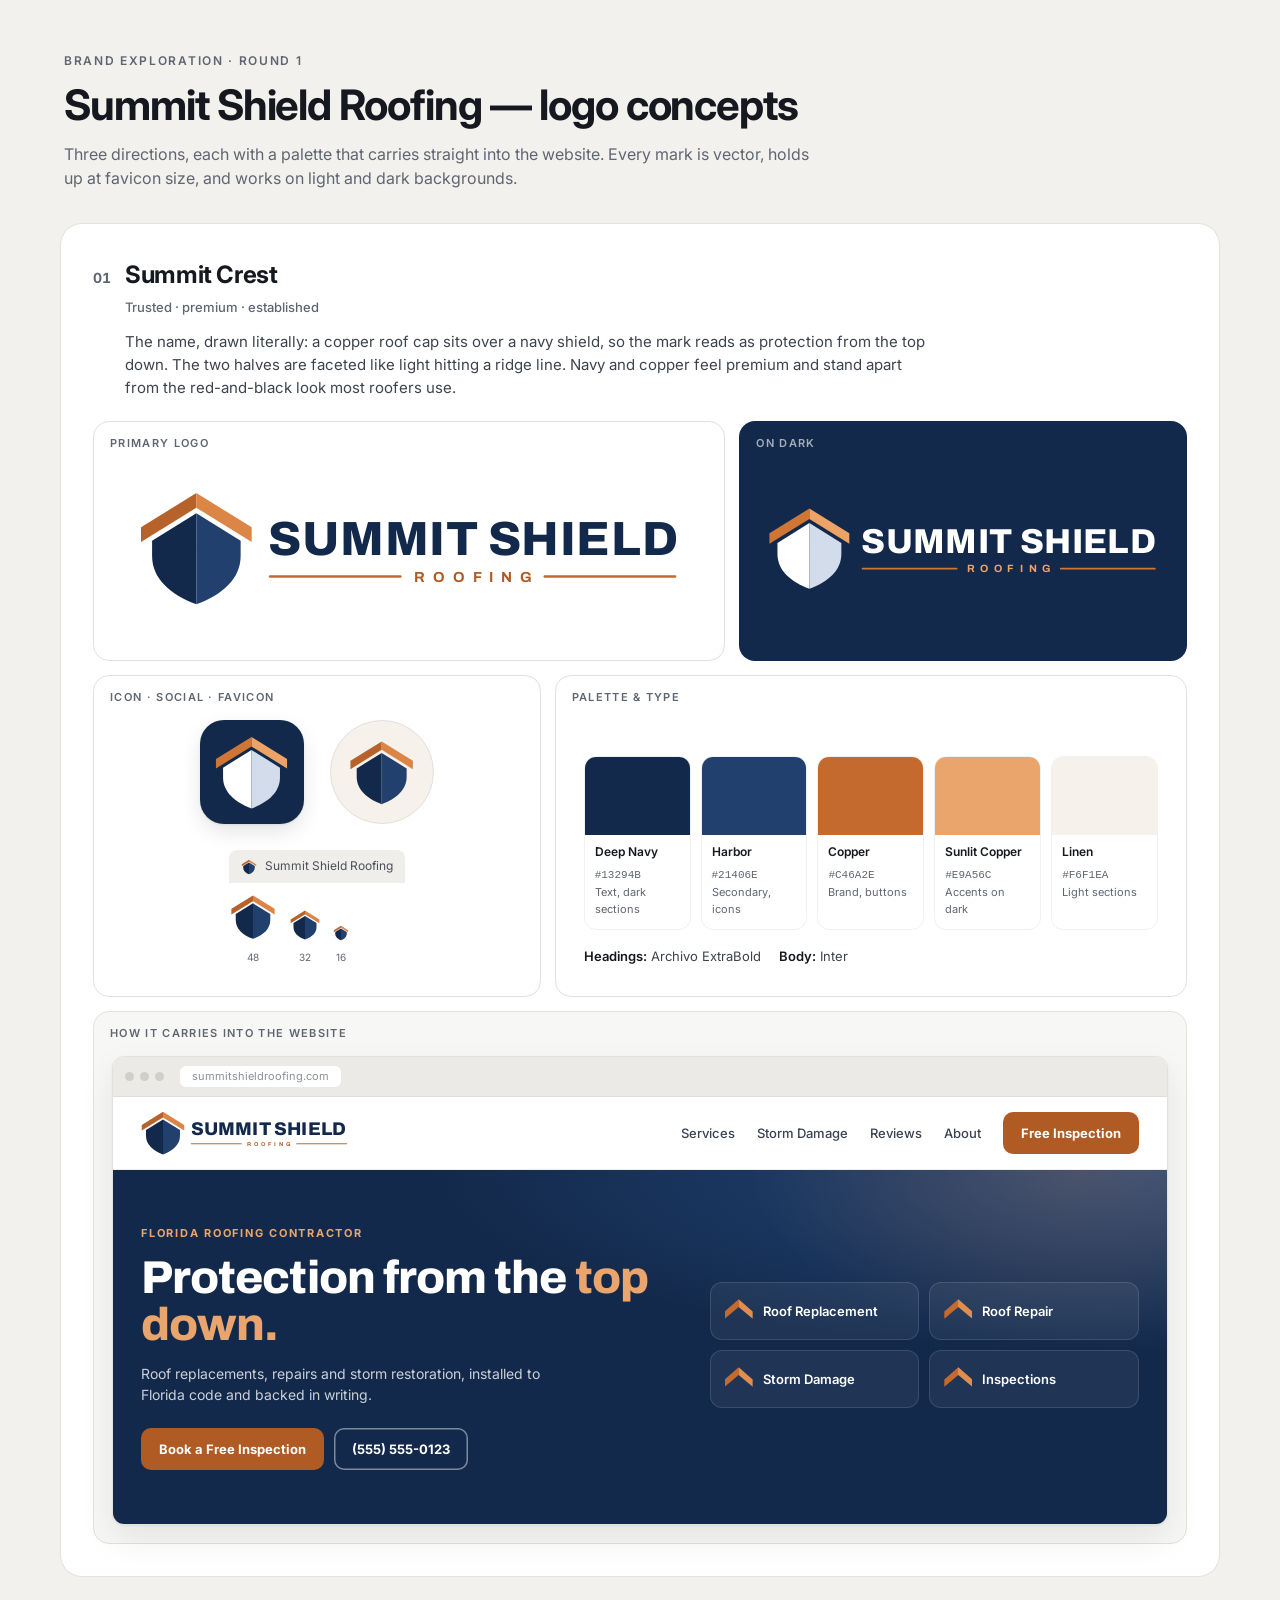
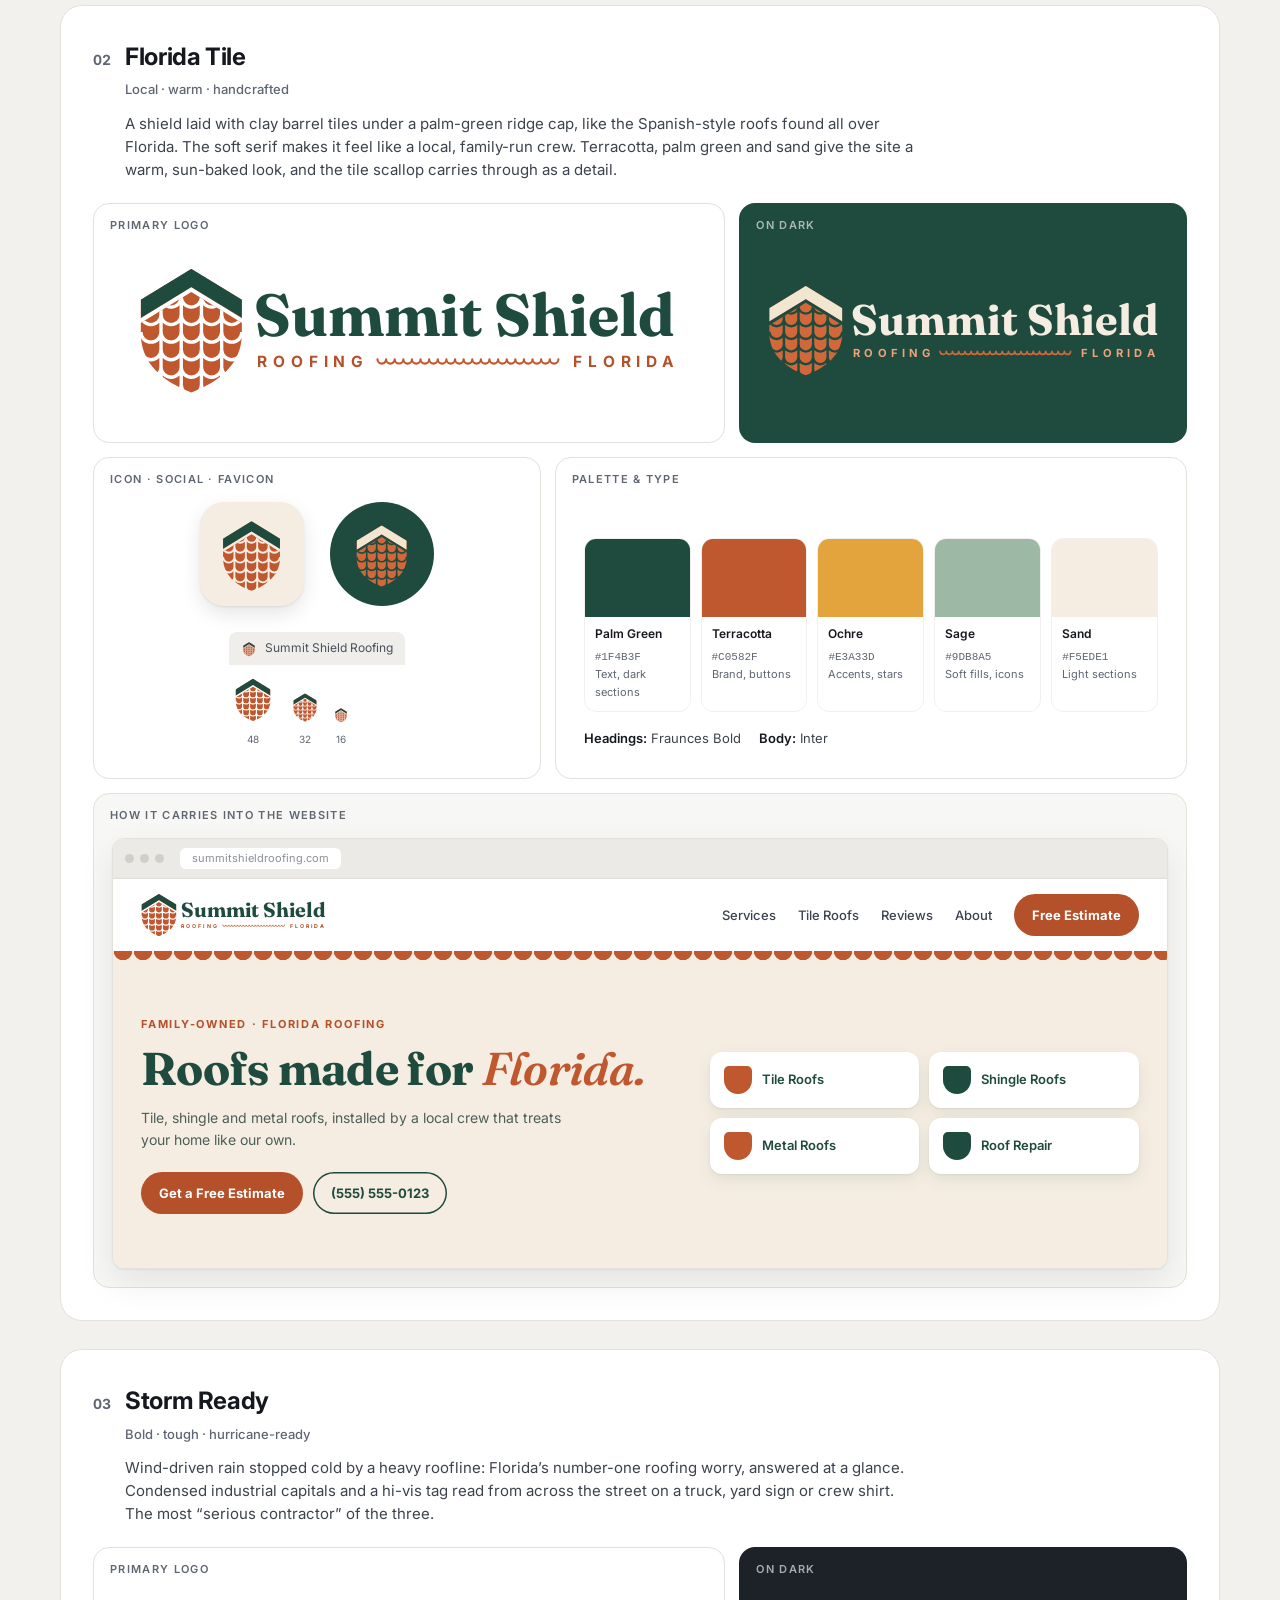
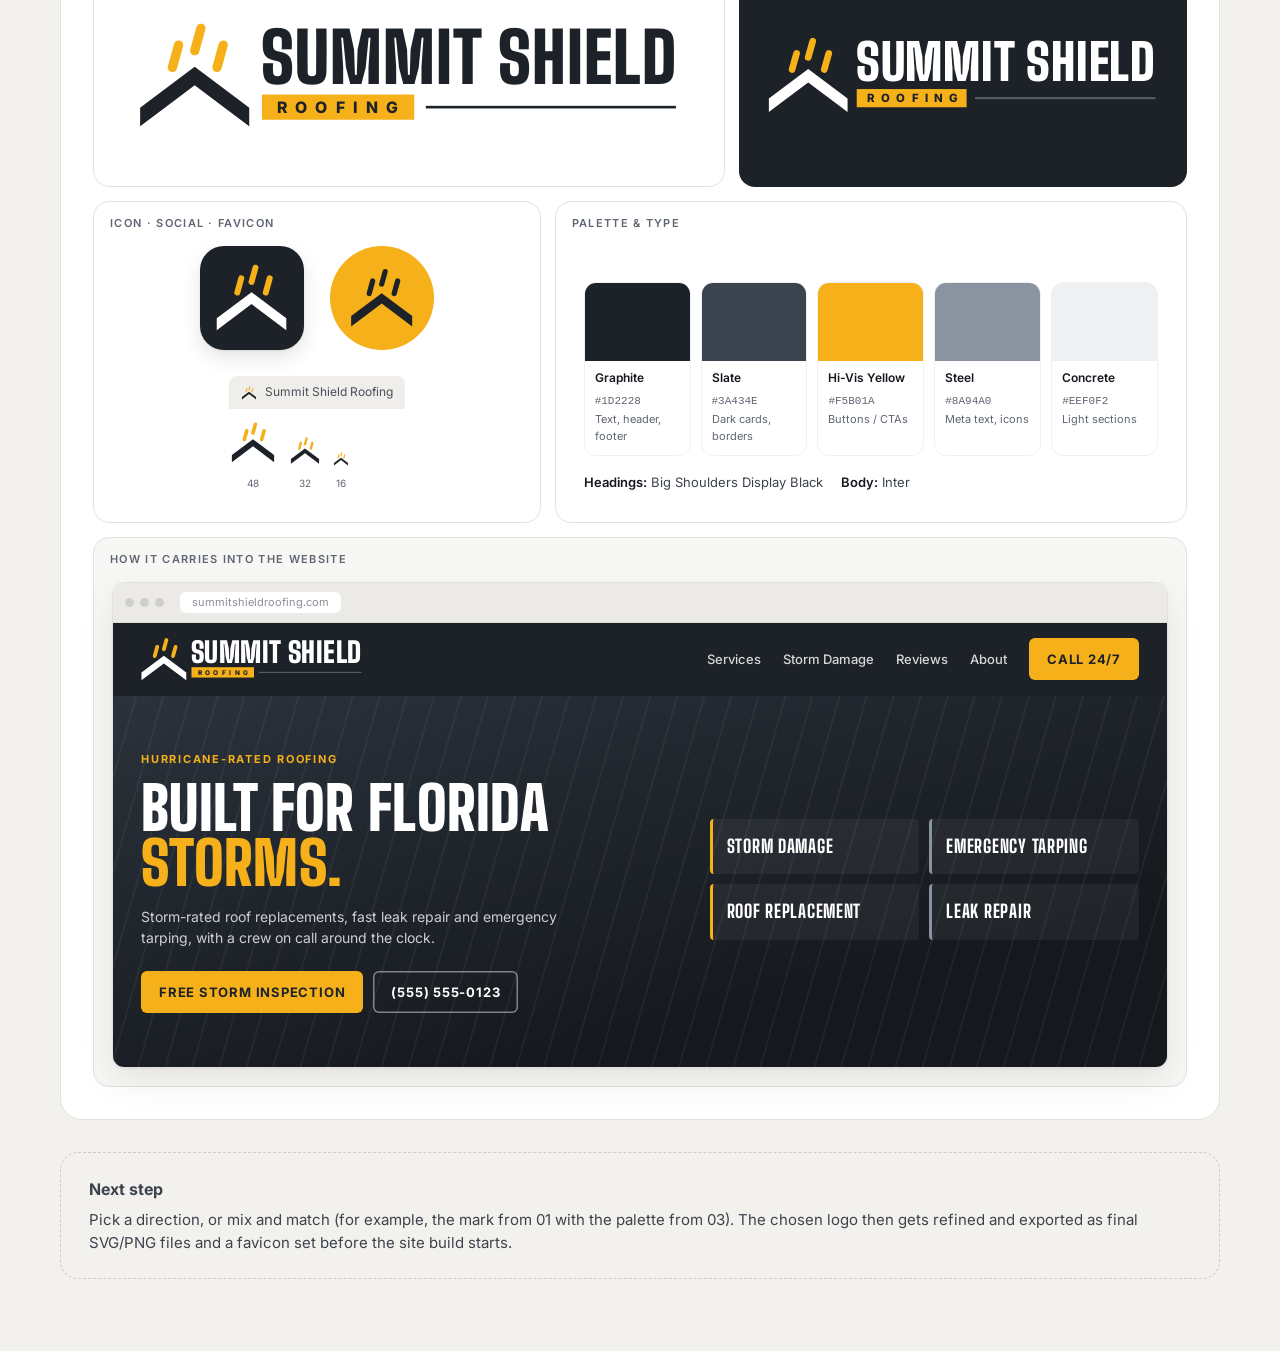
<file: brand/logo-concepts.html>
<!doctype html>
<html lang="en">
<head>
<meta charset="utf-8">
<meta name="viewport" content="width=device-width, initial-scale=1">
<title>Summit Shield Roofing — Logo Concepts</title>
<link rel="preconnect" href="https://fonts.googleapis.com">
<link rel="preconnect" href="https://fonts.gstatic.com" crossorigin>
<link rel="stylesheet" href="https://fonts.googleapis.com/css2?family=Archivo:wght@600;700;800&family=Big+Shoulders+Display:wght@700;800;900&family=Fraunces:ital,opsz,wght@0,9..144,600;0,9..144,700;1,9..144,600;1,9..144,700&family=Inter:wght@400;500;600;700;800&display=swap">
<style>
  :root {
    --page: #f2f1ed;
    --card: #ffffff;
    --ink: #15181e;
    --muted: #5f6672;
    --line: #e3e1db;
  }
  * { box-sizing: border-box; }
  body {
    margin: 0;
    background: var(--page);
    color: var(--ink);
    font: 15px/1.55 Inter, system-ui, -apple-system, "Segoe UI", sans-serif;
    -webkit-font-smoothing: antialiased;
  }
  .wrap { max-width: 1200px; margin: 0 auto; padding: 0 20px 72px; }

  /* Sheet header */
  .sheet-head { padding: 52px 4px 4px; }
  .kicker { font-size: 12px; font-weight: 600; letter-spacing: .14em; text-transform: uppercase; color: var(--muted); }
  h1 { font-size: clamp(28px, 4.2vw, 42px); line-height: 1.12; letter-spacing: -.025em; margin: 10px 0 14px; }
  .lede { max-width: 760px; margin: 0; color: var(--muted); font-size: 16px; }

  /* Concept card */
  .concept { background: var(--card); border: 1px solid var(--line); border-radius: 22px; padding: clamp(18px, 3vw, 32px); margin-top: 28px; }
  .concept-head { display: grid; grid-template-columns: auto 1fr; column-gap: 14px; row-gap: 4px; align-items: baseline; margin-bottom: 22px; }
  .num { font-weight: 700; font-size: 14px; color: var(--muted); font-variant-numeric: tabular-nums; }
  .concept-head h2 { margin: 0; font-size: 24px; letter-spacing: -.015em; }
  .tags { grid-column: 2; font-size: 13px; color: var(--muted); font-weight: 500; }
  .concept-head p { grid-column: 2; margin: 8px 0 0; max-width: 800px; color: #3d434d; }

  .grid { display: grid; grid-template-columns: repeat(12, minmax(0, 1fr)); gap: 14px; }
  .tile { position: relative; margin: 0; border-radius: 16px; border: 1px solid var(--line); padding: 44px 28px 30px; display: flex; align-items: center; justify-content: center; min-height: 240px; background: #fff; }
  .tile .cap { position: absolute; top: 13px; left: 16px; font-size: 11px; font-weight: 600; letter-spacing: .12em; text-transform: uppercase; color: var(--muted); }
  .tile.dark { border-color: transparent; }
  .tile.dark .cap { color: rgba(255,255,255,.62); }
  .t-main { grid-column: span 7; }
  .t-dark { grid-column: span 5; }
  .t-icons { grid-column: span 5; gap: 26px; flex-wrap: wrap; }
  .t-palette { grid-column: span 7; flex-direction: column; align-items: stretch; justify-content: flex-end; gap: 16px; }
  .t-site { grid-column: 1 / -1; padding: 44px 18px 18px; background: #f7f7f5; }

  .lockup { display: block; width: 100%; height: auto; }
  .t-main .lockup { max-width: 540px; }
  .t-dark .lockup { max-width: 400px; }

  /* Icon row */
  .appicon { width: 104px; height: 104px; border-radius: 24px; display: grid; place-items: center; box-shadow: 0 1px 2px rgba(0,0,0,.08), 0 8px 20px rgba(0,0,0,.10); }
  .appicon svg { width: 76%; height: 76%; }
  .avatar { width: 104px; height: 104px; border-radius: 50%; display: grid; place-items: center; border: 1px solid var(--line); }
  .avatar svg { width: 68%; height: 68%; }
  .favs { display: flex; flex-direction: column; gap: 10px; align-items: flex-start; }
  .tab { display: flex; align-items: center; gap: 8px; background: #efeeea; border-radius: 8px 8px 0 0; padding: 7px 12px; font-size: 12px; color: #4a505a; }
  .tab svg { width: 16px; height: 16px; flex: none; }
  .favsizes { display: flex; align-items: flex-end; gap: 12px; }
  .favsizes small { display: block; font-size: 10px; color: var(--muted); text-align: center; margin-top: 3px; }

  /* Palette */
  .swatches { display: grid; grid-template-columns: repeat(5, minmax(0, 1fr)); gap: 10px; }
  .sw { border-radius: 12px; overflow: hidden; border: 1px solid rgba(0,0,0,.06); }
  .sw i { display: block; height: 78px; background: var(--c); }
  .sw div { padding: 8px 10px 10px; }
  .sw b { display: block; font-size: 12px; font-weight: 600; }
  .sw code { font: 500 11px/1.4 ui-monospace, SFMono-Regular, Consolas, monospace; color: var(--muted); }
  .sw em { display: block; font-style: normal; font-size: 11px; color: var(--muted); }
  .type { display: flex; flex-wrap: wrap; gap: 6px 18px; font-size: 13px; color: #3d434d; }
  .type b { font-weight: 600; color: var(--ink); }

  /* Mini website preview */
  .mock { width: 100%; border-radius: 12px; overflow: hidden; background: #fff; border: 1px solid #e3e1db; box-shadow: 0 1px 2px rgba(0,0,0,.05), 0 14px 34px rgba(0,0,0,.08); }
  .mock-chrome { display: flex; align-items: center; gap: 6px; padding: 9px 12px; background: #ebeae6; border-bottom: 1px solid #dfddd7; }
  .mock-chrome i { width: 9px; height: 9px; border-radius: 50%; background: #d1cfc9; }
  .mock-chrome span { margin-left: 10px; font-size: 11px; color: #8a8f98; background: #fff; border-radius: 6px; padding: 2px 12px; }
  .mock-nav { position: relative; display: flex; align-items: center; gap: 22px; padding: 14px 28px; background: #fff; border-bottom: 1px solid #eee; }
  .mock-logo { height: 44px; width: auto; flex: none; }
  .mock-links { display: flex; gap: 22px; margin-left: auto; font-size: 13px; font-weight: 500; color: #3b4250; }
  .mock-btn { display: inline-flex; align-items: center; gap: 8px; padding: 11px 18px; border-radius: 10px; font-weight: 700; font-size: 13px; white-space: nowrap; }
  .mock-hero { position: relative; display: grid; grid-template-columns: 1.25fr 1fr; gap: 32px; padding: 50px 28px 54px; align-items: center; }
  .mock-eyebrow { font-size: 11px; font-weight: 700; letter-spacing: .16em; text-transform: uppercase; }
  .mock-hero h3 { margin: 12px 0 14px; font-size: 46px; line-height: 1.02; }
  .mock-hero p { margin: 0 0 22px; font-size: 14px; max-width: 440px; }
  .mock-ctas { display: flex; gap: 10px; flex-wrap: wrap; }
  .mock-svcs { display: grid; grid-template-columns: 1fr 1fr; gap: 10px; }
  .mock-svc { padding: 14px; border-radius: 12px; font-size: 13px; font-weight: 600; display: flex; align-items: center; gap: 10px; }
  .mock-svc b { width: 28px; height: 28px; border-radius: 8px; flex: none; }

  /* Concept 1 site theme */
  .mock-c1 .mock-btn { background: #B05A24; color: #fff; }
  .mock-c1 .mock-hero { background: radial-gradient(45% 70% at 92% 0%, rgba(219,133,71,.22), transparent 70%), radial-gradient(120% 90% at 100% 0%, #24487A 0%, #13294B 58%); color: #fff; }
  .mock-c1 .mock-eyebrow { color: #E9A56C; }
  .mock-c1 .mock-hero h3 { font-family: Archivo, sans-serif; font-weight: 800; letter-spacing: -.02em; }
  .mock-c1 .mock-hero h3 em { font-style: normal; color: #E9A56C; }
  .mock-c1 .mock-hero p { color: rgba(255,255,255,.78); }
  .mock-c1 .ghost { background: transparent; color: #fff; box-shadow: inset 0 0 0 1.5px rgba(255,255,255,.45); }
  .mock-c1 .mock-svc { background: rgba(255,255,255,.06); border: 1px solid rgba(255,255,255,.12); color: #fff; }
  .mock-c1 .mock-svc b { border-radius: 0; background: linear-gradient(90deg, #C46A2E 50%, #E08D50 50%); clip-path: polygon(50% 8%, 100% 52%, 100% 78%, 50% 36%, 0 78%, 0 52%); }

  /* Concept 2 site theme */
  .mock-c2 .mock-btn { background: #B4502A; color: #fff; border-radius: 999px; }
  .mock-c2 .mock-nav { border-bottom: 0; margin-bottom: 0; }
  .mock-c2 .mock-nav::after { content: ""; position: absolute; left: 0; right: 0; top: 100%; height: 11px; z-index: 1;
    background: radial-gradient(circle at 50% 0, #C0582F 0 9px, transparent 9.5px) 0 0 / 20px 11px repeat-x; }
  .mock-c2 .mock-hero { background: #F5EDE1; color: #1F4B3F; padding-top: 60px; }
  .mock-c2 .mock-eyebrow { color: #B4502A; }
  .mock-c2 .mock-hero h3 { font-family: Fraunces, Georgia, serif; font-weight: 700; letter-spacing: -.015em; }
  .mock-c2 .mock-hero h3 em { font-style: italic; font-weight: 600; color: #C0582F; }
  .mock-c2 .mock-hero p { color: #4b5f58; }
  .mock-c2 .ghost { background: transparent; color: #1F4B3F; box-shadow: inset 0 0 0 1.5px #1F4B3F; }
  .mock-c2 .mock-svc { background: #fff; color: #1F4B3F; box-shadow: 0 1px 2px rgba(31,75,63,.08), 0 6px 16px rgba(31,75,63,.08); }
  .mock-c2 .mock-svc b { background: #C0582F; border-radius: 5px 5px 14px 14px; }
  .mock-c2 .mock-svc:nth-child(2n) b { background: #1F4B3F; }

  /* Concept 3 site theme */
  .mock-c3 .mock-nav { background: #1D2228; border-bottom-color: #1D2228; --c3-word: #fff; --c3-roof: #fff; --c3-rule: #5B636E; }
  .mock-c3 .mock-links { color: rgba(255,255,255,.82); }
  .mock-c3 .mock-btn { background: #F5B01A; color: #1D2228; border-radius: 6px; text-transform: uppercase; letter-spacing: .06em; }
  .mock-c3 .mock-hero { background: repeating-linear-gradient(-74deg, rgba(255,255,255,.045) 0 2px, transparent 2px 26px), linear-gradient(165deg, #2B323B 0%, #15191E 75%); color: #fff; }
  .mock-c3 .mock-eyebrow { color: #F5B01A; }
  .mock-c3 .mock-hero h3 { font-family: "Big Shoulders Display", Impact, sans-serif; font-weight: 900; text-transform: uppercase; font-size: 60px; line-height: .92; letter-spacing: .005em; }
  .mock-c3 .mock-hero h3 em { font-style: normal; color: #F5B01A; }
  .mock-c3 .mock-hero p { color: rgba(255,255,255,.78); }
  .mock-c3 .ghost { background: transparent; color: #fff; box-shadow: inset 0 0 0 1.5px rgba(255,255,255,.45); }
  .mock-c3 .mock-svc { background: rgba(255,255,255,.05); border-left: 3px solid #F5B01A; border-radius: 4px; color: #fff; font-family: "Big Shoulders Display", Impact, sans-serif; font-weight: 800; font-size: 18px; letter-spacing: .04em; text-transform: uppercase; }
  .mock-c3 .mock-svc:nth-child(2n) { border-left-color: #8A94A0; }
  .mock-c3 .mock-svc b { display: none; }

  .sheet-foot { margin-top: 32px; padding: 24px 28px; border-radius: 18px; border: 1px dashed #cfccc4; color: #3d434d; }
  .sheet-foot h2 { font-size: 16px; margin: 0 0 6px; }
  .sheet-foot p { margin: 0; }

  @media (max-width: 900px) {
    .grid > * { grid-column: 1 / -1; }
    .mock-links { display: none; }
    .mock-hero { grid-template-columns: 1fr; }
    .mock-hero h3 { font-size: 36px; }
    .mock-c3 .mock-hero h3 { font-size: 48px; }
  }
  @media (max-width: 560px) {
    .tile { min-height: 0; padding: 40px 18px 24px; }
    .t-main, .t-dark { min-height: 160px; }
    .swatches { grid-template-columns: repeat(3, minmax(0, 1fr)); }
    .mock-nav { padding: 12px 16px; }
    .mock-nav .mock-btn { display: none; }
    .mock-logo { height: 38px; }
    .mock-hero { padding: 36px 18px 40px; }
    .mock-c2 .mock-hero { padding-top: 46px; }
    .mock-svcs { grid-template-columns: repeat(2, minmax(0, 1fr)); }
    .mock-svc { flex-direction: column; align-items: flex-start; gap: 8px; padding: 12px; }
    .mock-svc b { width: 24px; height: 24px; }
  }
</style>
</head>
<body>

<!-- ===================== Shared SVG definitions ===================== -->
<svg aria-hidden="true" width="0" height="0" style="position:absolute;overflow:hidden">
  <defs>
    <!-- Concept 2: tile shield. The mask cuts the ridge gap and the tile joints so the background shows through. -->
    <clipPath id="c2-clip">
      <path d="M50 8 L86 30 V54 C86 75 71 88 50 96 C29 88 14 75 14 54 V30 Z"/>
    </clipPath>
    <clipPath id="c2-field">
      <polygon points="50,24.5 104,57.5 104,110 -4,110 -4,57.5"/>
    </clipPath>
    <mask id="c2-mask" maskUnits="userSpaceOnUse" x="-5" y="-5" width="110" height="110">
      <rect x="-5" y="-5" width="110" height="110" fill="#fff"/>
      <polygon points="50,21 104,54 104,57.5 50,24.5 -4,57.5 -4,54" fill="#000"/>
      <path clip-path="url(#c2-field)" fill="none" stroke="#000" stroke-width="2.4" d="M14 28a7.2 7.2 0 0 0 14.4 0a7.2 7.2 0 0 0 14.4 0a7.2 7.2 0 0 0 14.4 0a7.2 7.2 0 0 0 14.4 0a7.2 7.2 0 0 0 14.4 0M14 40.5a7.2 7.2 0 0 0 14.4 0a7.2 7.2 0 0 0 14.4 0a7.2 7.2 0 0 0 14.4 0a7.2 7.2 0 0 0 14.4 0a7.2 7.2 0 0 0 14.4 0M14 53a7.2 7.2 0 0 0 14.4 0a7.2 7.2 0 0 0 14.4 0a7.2 7.2 0 0 0 14.4 0a7.2 7.2 0 0 0 14.4 0a7.2 7.2 0 0 0 14.4 0M14 65.5a7.2 7.2 0 0 0 14.4 0a7.2 7.2 0 0 0 14.4 0a7.2 7.2 0 0 0 14.4 0a7.2 7.2 0 0 0 14.4 0a7.2 7.2 0 0 0 14.4 0M14 78a7.2 7.2 0 0 0 14.4 0a7.2 7.2 0 0 0 14.4 0a7.2 7.2 0 0 0 14.4 0a7.2 7.2 0 0 0 14.4 0a7.2 7.2 0 0 0 14.4 0M14 90.5a7.2 7.2 0 0 0 14.4 0a7.2 7.2 0 0 0 14.4 0a7.2 7.2 0 0 0 14.4 0a7.2 7.2 0 0 0 14.4 0a7.2 7.2 0 0 0 14.4 0M28.4 10V100M42.8 10V100M57.2 10V100M71.6 10V100"/>
    </mask>
  </defs>

  <!-- Concept 1: copper roof cap over a faceted shield -->
  <symbol id="c1-mark" viewBox="0 0 100 100">
    <polygon points="50,5 50,17 5,44.9 5,32.9" style="fill: var(--c1-roof-l, #B8622B)"/>
    <polygon points="50,5 95,32.9 95,44.9 50,17" style="fill: var(--c1-roof-r, #DB8547)"/>
    <path d="M50 21.5 V95.5 C29 87.5 14 75 14 56 V43.82 Z" style="fill: var(--c1-shield-l, #13294B)"/>
    <path d="M50 21.5 L86 43.82 V56 C86 75 71 87.5 50 95.5 Z" style="fill: var(--c1-shield-r, #21406E)"/>
  </symbol>

  <!-- Concept 2: shield laid with barrel tiles under a ridge cap -->
  <symbol id="c2-mark" viewBox="0 0 100 100">
    <g mask="url(#c2-mask)">
      <path d="M50 8 L86 30 V54 C86 75 71 88 50 96 C29 88 14 75 14 54 V30 Z" style="fill: var(--c2-tile, #C0582F)"/>
      <polygon clip-path="url(#c2-clip)" points="50,0 104,33 104,54 50,21 -4,54 -4,33" style="fill: var(--c2-ridge, #1F4B3F)"/>
    </g>
  </symbol>

  <!-- Concept 3: wind-driven rain stopped by a heavy roofline -->
  <symbol id="c3-mark" viewBox="0 0 100 100">
    <polygon points="50,42 94,75 94,90 50,57 6,90 6,75" style="fill: var(--c3-roof, #1D2228)"/>
    <g stroke-width="7.5" stroke-linecap="round" style="stroke: var(--c3-rain, #F5B01A)">
      <line x1="37" y1="24.5" x2="32" y2="42.5"/>
      <line x1="55" y1="11" x2="50" y2="29"/>
      <line x1="73" y1="24.5" x2="68" y2="42.5"/>
    </g>
  </symbol>

  <!-- Lockups (mark + wordmark). Each outer <svg> uses viewBox "0 0 W H" matching the symbol's size. -->
  <symbol id="c1-lockup" viewBox="4 4 518 110">
    <use href="#c1-mark" x="0" y="0" width="118" height="118"/>
    <text x="128" y="65" font-family="Archivo" font-weight="800" font-size="46" letter-spacing="0.5" style="fill: var(--c1-word, #13294B)">SUMMIT SHIELD</text>
    <rect x="128.5" y="84.75" width="127.46" height="2.5" rx="1.25" style="fill: var(--c1-rule, #C46A2E)"/>
    <text x="267.96" y="91" font-family="Archivo" font-weight="700" font-size="14" letter-spacing="7.5" style="fill: var(--c1-sub, #B05A24)">ROOFING</text>
    <rect x="392.04" y="84.75" width="127.46" height="2.5" rx="1.25" style="fill: var(--c1-rule, #C46A2E)"/>
  </symbol>

  <symbol id="c2-lockup" viewBox="15 7 454 108">
    <use href="#c2-mark" x="0" y="0" width="118" height="118"/>
    <text x="112" y="66" font-family="Fraunces" font-weight="700" font-size="50" style="fill: var(--c2-word, #1F4B3F)">Summit Shield</text>
    <text x="114" y="92" font-family="Inter" font-weight="700" font-size="13" letter-spacing="5" style="fill: var(--c2-sub, #B4502A)">ROOFING</text>
    <path fill="none" stroke-width="1.8" stroke-linecap="round" stroke-linejoin="round" style="stroke: var(--c2-scallop, #C0582F)" d="M215.5 85.4a3.621 3.621 0 0 0 7.243 0a3.621 3.621 0 0 0 7.243 0a3.621 3.621 0 0 0 7.243 0a3.621 3.621 0 0 0 7.243 0a3.621 3.621 0 0 0 7.243 0a3.621 3.621 0 0 0 7.243 0a3.621 3.621 0 0 0 7.243 0a3.621 3.621 0 0 0 7.243 0a3.621 3.621 0 0 0 7.243 0a3.621 3.621 0 0 0 7.243 0a3.621 3.621 0 0 0 7.243 0a3.621 3.621 0 0 0 7.243 0a3.621 3.621 0 0 0 7.243 0a3.621 3.621 0 0 0 7.243 0a3.621 3.621 0 0 0 7.243 0a3.621 3.621 0 0 0 7.243 0a3.621 3.621 0 0 0 7.243 0a3.621 3.621 0 0 0 7.243 0a3.621 3.621 0 0 0 7.243 0a3.621 3.621 0 0 0 7.243 0a3.621 3.621 0 0 0 7.243 0"/>
    <text x="379.62" y="92" font-family="Inter" font-weight="700" font-size="13" letter-spacing="5" style="fill: var(--c2-sub, #B4502A)">FLORIDA</text>
  </symbol>

  <symbol id="c3-lockup" viewBox="6 6 514 102">
    <use href="#c3-mark" x="0" y="0" width="118" height="118"/>
    <text x="122" y="66" font-family="Big Shoulders Display" font-weight="900" font-size="66" letter-spacing="1" style="fill: var(--c3-word, #1D2228)">SUMMIT SHIELD</text>
    <rect x="123" y="76" width="144.97" height="24" style="fill: var(--c3-tag, #F5B01A)"/>
    <text x="137" y="93.5" font-family="Inter" font-weight="800" font-size="15" letter-spacing="8" style="fill: var(--c3-tagtext, #1D2228)">ROOFING</text>
    <rect x="279" y="86.75" width="238.08" height="2.5" style="fill: var(--c3-rule, #1D2228)"/>
  </symbol>
</svg>

<main class="wrap">
  <header class="sheet-head">
    <div class="kicker">Brand exploration · Round 1</div>
    <h1>Summit Shield Roofing — logo concepts</h1>
    <p class="lede">Three directions, each with a palette that carries straight into the website. Every mark is vector, holds up at favicon size, and works on light and dark backgrounds.</p>
  </header>

  <!-- ===================== Concept 1 ===================== -->
  <section class="concept" id="concept-1">
    <header class="concept-head">
      <span class="num">01</span>
      <h2>Summit Crest</h2>
      <span class="tags">Trusted · premium · established</span>
      <p>The name, drawn literally: a copper roof cap sits over a navy shield, so the mark reads as protection from the top down. The two halves are faceted like light hitting a ridge line. Navy and copper feel premium and stand apart from the red-and-black look most roofers use.</p>
    </header>
    <div class="grid">
      <figure class="tile t-main"><span class="cap">Primary logo</span>
        <svg class="lockup" viewBox="0 0 518 110" role="img" aria-label="Summit Shield Roofing, concept 1"><use href="#c1-lockup"/></svg>
      </figure>
      <figure class="tile t-dark dark" style="background:#13294B; --c1-shield-l:#fff; --c1-shield-r:#D3DCEA; --c1-roof-l:#CF7536; --c1-roof-r:#EDA266; --c1-word:#fff; --c1-sub:#EDA266; --c1-rule:#CF7536"><span class="cap">On dark</span>
        <svg class="lockup" viewBox="0 0 518 110" role="img" aria-label="Concept 1 on dark"><use href="#c1-lockup"/></svg>
      </figure>
      <figure class="tile t-icons"><span class="cap">Icon · social · favicon</span>
        <div class="appicon" style="background:#13294B; --c1-shield-l:#fff; --c1-shield-r:#D3DCEA; --c1-roof-l:#CF7536; --c1-roof-r:#EDA266"><svg viewBox="0 0 100 100"><use href="#c1-mark"/></svg></div>
        <div class="avatar" style="background:#F6F1EA"><svg viewBox="0 0 100 100"><use href="#c1-mark"/></svg></div>
        <div class="favs">
          <div class="tab"><svg viewBox="0 0 100 100"><use href="#c1-mark"/></svg>Summit Shield Roofing</div>
          <div class="favsizes">
            <div><svg width="48" height="48" viewBox="0 0 100 100"><use href="#c1-mark"/></svg><small>48</small></div>
            <div><svg width="32" height="32" viewBox="0 0 100 100"><use href="#c1-mark"/></svg><small>32</small></div>
            <div><svg width="16" height="16" viewBox="0 0 100 100"><use href="#c1-mark"/></svg><small>16</small></div>
          </div>
        </div>
      </figure>
      <div class="tile t-palette"><span class="cap">Palette &amp; type</span>
        <div class="swatches">
          <div class="sw" style="--c:#13294B"><i></i><div><b>Deep Navy</b><code>#13294B</code><em>Text, dark sections</em></div></div>
          <div class="sw" style="--c:#21406E"><i></i><div><b>Harbor</b><code>#21406E</code><em>Secondary, icons</em></div></div>
          <div class="sw" style="--c:#C46A2E"><i></i><div><b>Copper</b><code>#C46A2E</code><em>Brand, buttons</em></div></div>
          <div class="sw" style="--c:#E9A56C"><i></i><div><b>Sunlit Copper</b><code>#E9A56C</code><em>Accents on dark</em></div></div>
          <div class="sw" style="--c:#F6F1EA"><i></i><div><b>Linen</b><code>#F6F1EA</code><em>Light sections</em></div></div>
        </div>
        <div class="type"><span><b>Headings:</b> Archivo ExtraBold</span><span><b>Body:</b> Inter</span></div>
      </div>
      <div class="tile t-site"><span class="cap">How it carries into the website</span>
        <div class="mock mock-c1">
          <div class="mock-chrome"><i></i><i></i><i></i><span>summitshieldroofing.com</span></div>
          <div class="mock-nav">
            <svg class="mock-logo" viewBox="0 0 518 110" aria-hidden="true"><use href="#c1-lockup"/></svg>
            <div class="mock-links"><span>Services</span><span>Storm Damage</span><span>Reviews</span><span>About</span></div>
            <span class="mock-btn">Free Inspection</span>
          </div>
          <div class="mock-hero">
            <div>
              <span class="mock-eyebrow">Florida roofing contractor</span>
              <h3>Protection from the <em>top down.</em></h3>
              <p>Roof replacements, repairs and storm restoration, installed to Florida code and backed in writing.</p>
              <div class="mock-ctas"><span class="mock-btn">Book a Free Inspection</span><span class="mock-btn ghost">(555) 555-0123</span></div>
            </div>
            <div class="mock-svcs">
              <div class="mock-svc"><b></b>Roof Replacement</div>
              <div class="mock-svc"><b></b>Roof Repair</div>
              <div class="mock-svc"><b></b>Storm Damage</div>
              <div class="mock-svc"><b></b>Inspections</div>
            </div>
          </div>
        </div>
      </div>
    </div>
  </section>

  <!-- ===================== Concept 2 ===================== -->
  <section class="concept" id="concept-2">
    <header class="concept-head">
      <span class="num">02</span>
      <h2>Florida Tile</h2>
      <span class="tags">Local · warm · handcrafted</span>
      <p>A shield laid with clay barrel tiles under a palm-green ridge cap, like the Spanish-style roofs found all over Florida. The soft serif makes it feel like a local, family-run crew. Terracotta, palm green and sand give the site a warm, sun-baked look, and the tile scallop carries through as a detail.</p>
    </header>
    <div class="grid">
      <figure class="tile t-main"><span class="cap">Primary logo</span>
        <svg class="lockup" viewBox="0 0 454 108" role="img" aria-label="Summit Shield Roofing Florida, concept 2"><use href="#c2-lockup"/></svg>
      </figure>
      <figure class="tile t-dark dark" style="background:#1F4B3F; --c2-tile:#D2683A; --c2-ridge:#F3E6D0; --c2-word:#F5EDE1; --c2-sub:#EFA27A; --c2-scallop:#D2683A"><span class="cap">On dark</span>
        <svg class="lockup" viewBox="0 0 454 108" role="img" aria-label="Concept 2 on dark"><use href="#c2-lockup"/></svg>
      </figure>
      <figure class="tile t-icons"><span class="cap">Icon · social · favicon</span>
        <div class="appicon" style="background:#F5EDE1"><svg viewBox="0 0 100 100"><use href="#c2-mark"/></svg></div>
        <div class="avatar" style="background:#1F4B3F; border-color:transparent; --c2-tile:#D2683A; --c2-ridge:#F3E6D0"><svg viewBox="0 0 100 100"><use href="#c2-mark"/></svg></div>
        <div class="favs">
          <div class="tab"><svg viewBox="0 0 100 100"><use href="#c2-mark"/></svg>Summit Shield Roofing</div>
          <div class="favsizes">
            <div><svg width="48" height="48" viewBox="0 0 100 100"><use href="#c2-mark"/></svg><small>48</small></div>
            <div><svg width="32" height="32" viewBox="0 0 100 100"><use href="#c2-mark"/></svg><small>32</small></div>
            <div><svg width="16" height="16" viewBox="0 0 100 100"><use href="#c2-mark"/></svg><small>16</small></div>
          </div>
        </div>
      </figure>
      <div class="tile t-palette"><span class="cap">Palette &amp; type</span>
        <div class="swatches">
          <div class="sw" style="--c:#1F4B3F"><i></i><div><b>Palm Green</b><code>#1F4B3F</code><em>Text, dark sections</em></div></div>
          <div class="sw" style="--c:#C0582F"><i></i><div><b>Terracotta</b><code>#C0582F</code><em>Brand, buttons</em></div></div>
          <div class="sw" style="--c:#E3A33D"><i></i><div><b>Ochre</b><code>#E3A33D</code><em>Accents, stars</em></div></div>
          <div class="sw" style="--c:#9DB8A5"><i></i><div><b>Sage</b><code>#9DB8A5</code><em>Soft fills, icons</em></div></div>
          <div class="sw" style="--c:#F5EDE1"><i></i><div><b>Sand</b><code>#F5EDE1</code><em>Light sections</em></div></div>
        </div>
        <div class="type"><span><b>Headings:</b> Fraunces Bold</span><span><b>Body:</b> Inter</span></div>
      </div>
      <div class="tile t-site"><span class="cap">How it carries into the website</span>
        <div class="mock mock-c2">
          <div class="mock-chrome"><i></i><i></i><i></i><span>summitshieldroofing.com</span></div>
          <div class="mock-nav">
            <svg class="mock-logo" viewBox="0 0 454 108" aria-hidden="true"><use href="#c2-lockup"/></svg>
            <div class="mock-links"><span>Services</span><span>Tile Roofs</span><span>Reviews</span><span>About</span></div>
            <span class="mock-btn">Free Estimate</span>
          </div>
          <div class="mock-hero">
            <div>
              <span class="mock-eyebrow">Family-owned · Florida roofing</span>
              <h3>Roofs made for <em>Florida.</em></h3>
              <p>Tile, shingle and metal roofs, installed by a local crew that treats your home like our own.</p>
              <div class="mock-ctas"><span class="mock-btn">Get a Free Estimate</span><span class="mock-btn ghost">(555) 555-0123</span></div>
            </div>
            <div class="mock-svcs">
              <div class="mock-svc"><b></b>Tile Roofs</div>
              <div class="mock-svc"><b></b>Shingle Roofs</div>
              <div class="mock-svc"><b></b>Metal Roofs</div>
              <div class="mock-svc"><b></b>Roof Repair</div>
            </div>
          </div>
        </div>
      </div>
    </div>
  </section>

  <!-- ===================== Concept 3 ===================== -->
  <section class="concept" id="concept-3">
    <header class="concept-head">
      <span class="num">03</span>
      <h2>Storm Ready</h2>
      <span class="tags">Bold · tough · hurricane-ready</span>
      <p>Wind-driven rain stopped cold by a heavy roofline: Florida’s number-one roofing worry, answered at a glance. Condensed industrial capitals and a hi-vis tag read from across the street on a truck, yard sign or crew shirt. The most “serious contractor” of the three.</p>
    </header>
    <div class="grid">
      <figure class="tile t-main"><span class="cap">Primary logo</span>
        <svg class="lockup" viewBox="0 0 514 102" role="img" aria-label="Summit Shield Roofing, concept 3"><use href="#c3-lockup"/></svg>
      </figure>
      <figure class="tile t-dark dark" style="background:#1D2228; --c3-roof:#fff; --c3-word:#fff; --c3-rule:#5B636E"><span class="cap">On dark</span>
        <svg class="lockup" viewBox="0 0 514 102" role="img" aria-label="Concept 3 on dark"><use href="#c3-lockup"/></svg>
      </figure>
      <figure class="tile t-icons"><span class="cap">Icon · social · favicon</span>
        <div class="appicon" style="background:#1D2228; --c3-roof:#fff"><svg viewBox="0 0 100 100"><use href="#c3-mark"/></svg></div>
        <div class="avatar" style="background:#F5B01A; border-color:transparent; --c3-rain:#1D2228"><svg viewBox="0 0 100 100"><use href="#c3-mark"/></svg></div>
        <div class="favs">
          <div class="tab"><svg viewBox="0 0 100 100"><use href="#c3-mark"/></svg>Summit Shield Roofing</div>
          <div class="favsizes">
            <div><svg width="48" height="48" viewBox="0 0 100 100"><use href="#c3-mark"/></svg><small>48</small></div>
            <div><svg width="32" height="32" viewBox="0 0 100 100"><use href="#c3-mark"/></svg><small>32</small></div>
            <div><svg width="16" height="16" viewBox="0 0 100 100"><use href="#c3-mark"/></svg><small>16</small></div>
          </div>
        </div>
      </figure>
      <div class="tile t-palette"><span class="cap">Palette &amp; type</span>
        <div class="swatches">
          <div class="sw" style="--c:#1D2228"><i></i><div><b>Graphite</b><code>#1D2228</code><em>Text, header, footer</em></div></div>
          <div class="sw" style="--c:#3A434E"><i></i><div><b>Slate</b><code>#3A434E</code><em>Dark cards, borders</em></div></div>
          <div class="sw" style="--c:#F5B01A"><i></i><div><b>Hi-Vis Yellow</b><code>#F5B01A</code><em>Buttons / CTAs</em></div></div>
          <div class="sw" style="--c:#8A94A0"><i></i><div><b>Steel</b><code>#8A94A0</code><em>Meta text, icons</em></div></div>
          <div class="sw" style="--c:#EEF0F2"><i></i><div><b>Concrete</b><code>#EEF0F2</code><em>Light sections</em></div></div>
        </div>
        <div class="type"><span><b>Headings:</b> Big Shoulders Display Black</span><span><b>Body:</b> Inter</span></div>
      </div>
      <div class="tile t-site"><span class="cap">How it carries into the website</span>
        <div class="mock mock-c3">
          <div class="mock-chrome"><i></i><i></i><i></i><span>summitshieldroofing.com</span></div>
          <div class="mock-nav">
            <svg class="mock-logo" viewBox="0 0 514 102" aria-hidden="true"><use href="#c3-lockup"/></svg>
            <div class="mock-links"><span>Services</span><span>Storm Damage</span><span>Reviews</span><span>About</span></div>
            <span class="mock-btn">Call 24/7</span>
          </div>
          <div class="mock-hero">
            <div>
              <span class="mock-eyebrow">Hurricane-rated roofing</span>
              <h3>Built for Florida <em>storms.</em></h3>
              <p>Storm-rated roof replacements, fast leak repair and emergency tarping, with a crew on call around the clock.</p>
              <div class="mock-ctas"><span class="mock-btn">Free Storm Inspection</span><span class="mock-btn ghost">(555) 555-0123</span></div>
            </div>
            <div class="mock-svcs">
              <div class="mock-svc"><b></b>Storm Damage</div>
              <div class="mock-svc"><b></b>Emergency Tarping</div>
              <div class="mock-svc"><b></b>Roof Replacement</div>
              <div class="mock-svc"><b></b>Leak Repair</div>
            </div>
          </div>
        </div>
      </div>
    </div>
  </section>

  <footer class="sheet-foot">
    <h2>Next step</h2>
    <p>Pick a direction, or mix and match (for example, the mark from 01 with the palette from 03). The chosen logo then gets refined and exported as final SVG/PNG files and a favicon set before the site build starts.</p>
  </footer>
</main>
</body>
</html>
</file>
<file: css/styles.css>
/* ==========================================================================
   Summit Shield Roofing — stylesheet
   Single file, no build step, mobile-first. Organised top-to-bottom:
   tokens → base → layout → components → header → hero → sections → footer
   ========================================================================== */

/* --------------------------------------------------------------------------
   1. Tokens — brand colours sampled from the Storm Ready logo
   -------------------------------------------------------------------------- */
:root {
  --graphite-950: #0b0e11;  /* footer, top bar */
  --graphite-900: #111418;  /* skyline silhouettes, trust strip */
  --graphite-850: #15191e;  /* header, dark sections */
  --graphite-800: #1d2228;  /* logo graphite, text on yellow */
  --slate-700: #2b323b;
  --slate-600: #3a434e;     /* Slate — dark cards, borders */
  --steel-400: #8a94a0;     /* Steel — meta text on dark */
  --steel-300: #b8c0c9;
  --concrete: #eef0f2;      /* Concrete — light sections */
  --hivis: #f5b01a;         /* Hi-Vis Yellow — buttons, accents (8.5:1 with graphite text) */
  --hivis-600: #e39e08;
  --hivis-300: #ffc84d;

  --ink: #15191e;
  --text: #3a434e;
  --muted: #5f6a76;         /* 5.5:1 on white */
  --line: #e2e6ea;
  --error: #b42318;

  --font-display: "Big Shoulders Display", "Oswald", Impact, "Arial Narrow", sans-serif;
  --font-sans: "Inter", -apple-system, BlinkMacSystemFont, "Segoe UI", Roboto, Helvetica, Arial, sans-serif;

  --container: 1200px;
  --gutter: clamp(1rem, 4vw, 2rem);
  --section-y: clamp(4rem, 8vw, 7rem);
  --header-h: 68px;

  --radius: 10px;
  --radius-lg: 16px;
  --shadow-sm: 0 1px 2px rgba(17, 20, 24, .06), 0 3px 10px rgba(17, 20, 24, .06);
  --shadow: 0 6px 16px rgba(17, 20, 24, .08), 0 18px 40px rgba(17, 20, 24, .1);
  --shadow-lg: 0 14px 34px rgba(0, 0, 0, .28), 0 34px 80px rgba(0, 0, 0, .34);

  --hazard: repeating-linear-gradient(-45deg, var(--hivis) 0 10px, var(--graphite-800) 10px 20px);
  --ease: cubic-bezier(.2, .7, .2, 1);
  --transition: 200ms var(--ease);
}

@media (min-width: 900px) {
  :root { --header-h: 80px; }
}

/* --------------------------------------------------------------------------
   2. Base
   -------------------------------------------------------------------------- */
*, *::before, *::after { box-sizing: border-box; }

html {
  -webkit-text-size-adjust: 100%;
  scroll-behavior: smooth;
  scroll-padding-top: calc(var(--header-h) + 12px);
}

body {
  margin: 0;
  overflow-x: clip;
  font-family: var(--font-sans);
  font-size: 1rem;
  line-height: 1.65;
  color: var(--text);
  background: #fff;
  -webkit-font-smoothing: antialiased;
}

img, svg { display: block; max-width: 100%; }

a { color: var(--graphite-800); text-underline-offset: .18em; }

h1, h2, h3 {
  margin: 0 0 .5em;
  font-family: var(--font-display);
  font-weight: 900;
  line-height: .95;
  letter-spacing: .01em;
  text-transform: uppercase;
  color: var(--ink);
  text-wrap: balance;
}

p { margin: 0 0 1em; text-wrap: pretty; }
ul, ol { margin: 0; padding: 0; list-style: none; }

::selection { background: var(--hivis); color: var(--graphite-800); }
:focus-visible { outline: 3px solid var(--hivis); outline-offset: 3px; }

.skip-link {
  position: absolute;
  z-index: 100;
  top: .75rem;
  left: .75rem;
  padding: .6rem 1rem;
  border-radius: 8px;
  background: var(--hivis);
  color: var(--graphite-800);
  font-weight: 700;
  transform: translateY(-160%);
  transition: transform var(--transition);
}
.skip-link:focus { transform: none; }

.sprite { position: absolute; width: 0; height: 0; overflow: hidden; }

.icon {
  width: 1.25em;
  height: 1.25em;
  flex: none;
  fill: none;
  stroke: currentColor;
  stroke-width: 1.8;
  stroke-linecap: round;
  stroke-linejoin: round;
}
.icon--star { width: .8em; height: .8em; fill: var(--hivis); stroke: none; }

/* --------------------------------------------------------------------------
   3. Layout
   -------------------------------------------------------------------------- */
.container {
  width: 100%;
  max-width: calc(var(--container) + 2 * var(--gutter));
  margin-inline: auto;
  padding-inline: var(--gutter);
}
.container--narrow { max-width: calc(820px + 2 * var(--gutter)); }

.section { padding-block: var(--section-y); }
.section--concrete { background: var(--concrete); }

.section-head {
  max-width: 46rem;
  margin: 0 auto clamp(2.5rem, 5vw, 3.5rem);
  text-align: center;
}
.section-head p:last-child { margin: 0; font-size: 1.0625rem; color: var(--muted); }

/* Eyebrow: the logo's three rain bars as a bullet */
.eyebrow {
  display: inline-flex;
  align-items: center;
  gap: .6rem;
  margin: 0 0 .9rem;
  font: 800 .8125rem/1.2 var(--font-sans);
  letter-spacing: .16em;
  text-transform: uppercase;
  color: var(--graphite-800);
}
.eyebrow::before {
  content: "";
  flex: none;
  width: 27px;
  height: 18px;
  background: url("data:image/svg+xml,%3Csvg xmlns='http://www.w3.org/2000/svg' viewBox='0 0 48 32' fill='none' stroke='%23f5b01a' stroke-width='5.5' stroke-linecap='round'%3E%3Cpath d='M15 9 11 25M26 4l-4 16M37 9l-4 16'/%3E%3C/svg%3E") center / contain no-repeat;
}
.eyebrow--light { color: #fff; }

.section h2,
.storm h2,
.cta h2 { font-size: clamp(2.4rem, 1.5rem + 3.4vw, 4rem); }

/* --------------------------------------------------------------------------
   4. Components
   -------------------------------------------------------------------------- */
.btn {
  display: inline-flex;
  align-items: center;
  justify-content: center;
  gap: .55em;
  min-height: 48px;
  padding: .75rem 1.35rem;
  border: 2px solid transparent;
  border-radius: 8px;
  font: 800 .9375rem/1.2 var(--font-sans);
  letter-spacing: .05em;
  text-transform: uppercase;
  text-decoration: none;
  white-space: nowrap;
  cursor: pointer;
  transition: background-color var(--transition), color var(--transition),
    border-color var(--transition), box-shadow var(--transition), transform var(--transition);
}
.btn:hover { transform: translateY(-1px); }
.btn:active { transform: none; }
.btn .icon { width: 1.2em; height: 1.2em; stroke-width: 2.4; }

.btn--primary { background: var(--hivis); color: var(--graphite-800); box-shadow: 0 10px 22px -10px rgba(245, 176, 26, .75); }
.btn--primary:hover { background: var(--hivis-300); }
.btn--ghost { border-color: rgba(255, 255, 255, .42); color: #fff; background: transparent; }
.btn--ghost:hover { border-color: #fff; background: #fff; color: var(--graphite-800); }
.btn--dark { background: var(--graphite-800); color: #fff; }
.btn--dark:hover { background: var(--graphite-950); }
.btn--light { background: #fff; color: var(--graphite-800); }
.btn--light:hover { background: var(--concrete); }

.btn--lg { min-height: 56px; padding: .9rem 1.55rem; font-size: 1rem; }
.btn--xl { min-height: 64px; padding: 1rem 2rem; font-size: 1.25rem; }
.btn--block { width: 100%; }

/* Long uppercase labels may wrap on narrow phones instead of pushing the layout wider */
@media (max-width: 479px) {
  .btn { white-space: normal; text-align: center; letter-spacing: .03em; }
  .btn--lg { padding-inline: 1.1rem; }
}

.pulse {
  flex: none;
  width: 9px;
  height: 9px;
  border-radius: 50%;
  background: var(--hivis);
  animation: pulse 2s infinite;
}
@keyframes pulse {
  0% { box-shadow: 0 0 0 0 rgba(245, 176, 26, .6); }
  70%, 100% { box-shadow: 0 0 0 9px rgba(245, 176, 26, 0); }
}

.stars { width: 110px; height: 22px; fill: var(--hivis); }

/* --------------------------------------------------------------------------
   5. Top bar + header (dark, so the light logo sits on graphite like the mockup)
   -------------------------------------------------------------------------- */
.topbar { display: none; background: var(--graphite-950); color: rgba(255, 255, 255, .72); font-size: .8125rem; }
.topbar__inner { display: flex; align-items: center; justify-content: space-between; gap: 1rem; min-height: 40px; }
.topbar__item, .topbar__list li { display: inline-flex; align-items: center; gap: .5rem; margin: 0; }
.topbar__list { display: flex; gap: 1.75rem; }
.topbar a { color: inherit; text-decoration: none; }
.topbar a:hover { color: #fff; }
.topbar .icon { width: 15px; height: 15px; color: var(--hivis); }

@media (min-width: 900px) {
  .topbar { display: block; }
}

.header {
  position: sticky;
  top: 0;
  z-index: 50;
  background: rgba(21, 25, 30, .97);
  border-bottom: 1px solid rgba(255, 255, 255, .06);
  transition: box-shadow var(--transition), background-color var(--transition);
}
@supports (backdrop-filter: blur(10px)) {
  .header { background: rgba(21, 25, 30, .86); backdrop-filter: saturate(1.3) blur(12px); }
}
.header.is-scrolled { box-shadow: 0 10px 30px rgba(0, 0, 0, .35); }

.header__inner { display: flex; align-items: center; gap: 1.5rem; height: var(--header-h); }
.brand { flex: none; }
.brand img { width: auto; height: 36px; }
.header__actions { display: flex; align-items: center; gap: .75rem; margin-left: auto; }
.header__cta { display: none; }
.header__phone { display: none; }

@media (min-width: 480px) {
  .brand img { height: 40px; }
  .header__cta { display: inline-flex; }
}
@media (min-width: 900px) {
  .brand img { height: 44px; }
}

/* Mobile menu panel */
.nav-toggle {
  display: inline-grid;
  place-content: center;
  gap: 5px;
  width: 46px;
  height: 46px;
  border: 1px solid rgba(255, 255, 255, .14);
  border-radius: 8px;
  background: rgba(255, 255, 255, .06);
  cursor: pointer;
}
.nav-toggle span { display: block; width: 22px; height: 2.5px; border-radius: 2px; background: #fff; transition: transform var(--transition), opacity var(--transition); }
.nav-open .nav-toggle span:nth-child(1) { transform: translateY(7.5px) rotate(45deg); }
.nav-open .nav-toggle span:nth-child(2) { opacity: 0; }
.nav-open .nav-toggle span:nth-child(3) { transform: translateY(-7.5px) rotate(-45deg); }

.nav {
  position: absolute;
  top: 100%;
  left: 0;
  right: 0;
  height: calc(100dvh - var(--header-h));
  overflow-y: auto;
  padding: .5rem var(--gutter) 1.5rem;
  background: var(--graphite-850);
  border-top: 1px solid rgba(255, 255, 255, .08);
  box-shadow: 0 24px 40px rgba(0, 0, 0, .4);
  opacity: 0;
  visibility: hidden;
  transform: translateY(-8px);
  transition: opacity var(--transition), transform var(--transition), visibility var(--transition);
}
.nav-open .nav { opacity: 1; visibility: visible; transform: none; }
.nav-open { overflow: hidden; }

.nav__list a {
  display: block;
  padding: .95rem .25rem;
  border-bottom: 1px solid rgba(255, 255, 255, .08);
  font: 800 1.5rem/1.1 var(--font-display);
  letter-spacing: .03em;
  text-transform: uppercase;
  color: #fff;
  text-decoration: none;
}
.nav__list a:hover { color: var(--hivis); }
.nav__cta { display: grid; gap: .75rem; margin-top: 1.25rem; }

@media (min-width: 1080px) {
  .nav-toggle, .nav__cta { display: none; }
  .nav {
    position: static;
    height: auto;
    overflow: visible;
    margin-left: auto;
    padding: 0;
    background: none;
    border: 0;
    box-shadow: none;
    opacity: 1;
    visibility: visible;
    transform: none;
    transition: none;
  }
  .nav__list { display: flex; gap: 1.15rem; }
  .nav__list a {
    position: relative;
    padding: .5rem 0;
    white-space: nowrap;
    border: 0;
    font: 600 .9375rem var(--font-sans);
    letter-spacing: 0;
    text-transform: none;
    color: rgba(255, 255, 255, .8);
  }
  .nav__list a:hover { color: #fff; }
  .nav__list a::after {
    content: "";
    position: absolute;
    left: 0;
    right: 0;
    bottom: .1rem;
    height: 3px;
    background: var(--hivis);
    transform: scaleX(0);
    transition: transform var(--transition);
  }
  .nav__list a:hover::after,
  .nav__list a.is-active::after { transform: scaleX(1); }
  .nav__list a.is-active { color: #fff; }
  .header__actions { margin-left: 1.25rem; }
}

@media (min-width: 1280px) {
  .header__phone {
    display: inline-flex;
    align-items: center;
    gap: .65rem;
    color: #fff;
    font: 800 1.25rem/1.1 var(--font-display);
    letter-spacing: .02em;
    text-decoration: none;
    white-space: nowrap;
  }
  .header__phone small { display: block; font: 600 .6875rem var(--font-sans); letter-spacing: .1em; text-transform: uppercase; color: var(--steel-400); }
  .header__phone-icon { display: grid; place-items: center; width: 42px; height: 42px; border-radius: 50%; background: rgba(255, 255, 255, .08); color: var(--hivis); }
}

/* --------------------------------------------------------------------------
   6. Hero — storm sky, rain that stops at the rooftops, inspection card
   -------------------------------------------------------------------------- */
.hero {
  --skyline-h: clamp(120px, 18vw, 260px);
  position: relative;
  isolation: isolate;
  overflow: hidden;
  padding-top: clamp(2.5rem, 6vw, 5rem);
  padding-bottom: calc(var(--skyline-h) * .58);
  color: rgba(255, 255, 255, .78);
  background:
    radial-gradient(55% 38% at 72% 100%, rgba(245, 176, 26, .17), transparent 70%),
    radial-gradient(45% 30% at 16% 0%, rgba(138, 148, 160, .17), transparent 70%),
    radial-gradient(40% 26% at 64% 3%, rgba(138, 148, 160, .12), transparent 70%),
    linear-gradient(180deg, #0e1114 0%, #151a1f 40%, #242b33 74%, #38414c 100%);
}

.hero__sky { position: absolute; z-index: -1; inset: 0; overflow: hidden; pointer-events: none; }

/* Rain: vertical streaks on a layer tilted to the logo's rain angle, scrolled one tile per loop */
.hero__rain { position: absolute; inset: -30% -20%; transform: rotate(15deg); }
.hero__rain::before {
  content: "";
  position: absolute;
  top: calc(var(--tile) * -1);
  right: 0;
  bottom: 0;
  left: 0;
  background: url("../images/rain.svg") 0 0 / var(--tile) var(--tile) repeat;
  animation: rain var(--speed) linear infinite;
  will-change: transform;
}
.hero__rain--far { --tile: 150px; --speed: 1s; opacity: .5; }
.hero__rain--near { --tile: 270px; --speed: .62s; opacity: .8; }
@keyframes rain { to { transform: translateY(var(--tile)); } }

/* Distant lightning: two soft flickers every 12 seconds */
.hero__flash {
  position: absolute;
  inset: 0;
  background: radial-gradient(70% 55% at 80% 0%, rgba(214, 226, 255, .3), transparent 70%);
  opacity: 0;
  animation: flash 12s 2.5s infinite;
}
@keyframes flash {
  0%, 90%, 100% { opacity: 0; }
  90.6% { opacity: 1; }
  91.2% { opacity: .2; }
  91.9% { opacity: .75; }
  94.5% { opacity: 0; }
}

.hero__skyline {
  position: absolute;
  z-index: 0;
  left: 0;
  bottom: -1px;
  width: 100%;
  height: var(--skyline-h);
  pointer-events: none;
}
.skyline__palms { fill: #1b2127; }
.palm__fronds {
  transform-box: fill-box;
  transform-origin: 60% 47%;
  animation: sway 4.5s ease-in-out infinite alternate;
}
@keyframes sway {
  from { transform: rotate(-2deg); }
  to { transform: rotate(3deg); }
}
.skyline__houses { fill: var(--graphite-900); }
.skyline__ridge { fill: none; stroke: var(--hivis); stroke-width: 3; stroke-linecap: round; stroke-linejoin: round; }
.skyline__windows { fill: #ffc44f; filter: drop-shadow(0 0 5px rgba(245, 176, 26, .6)); }
.skyline__windows--off { fill: #1f252c; filter: none; }

.hero.is-paused .hero__rain::before,
.hero.is-paused .hero__flash,
.hero.is-paused .palm__fronds { animation-play-state: paused; }

.hero__grid { position: relative; z-index: 1; display: grid; gap: 2.75rem; align-items: end; }
.hero__grid > * { min-width: 0; }

.hero__badge {
  display: inline-flex;
  align-items: center;
  gap: .6rem;
  margin-bottom: 1.5rem;
  padding: .45rem 1rem .45rem .8rem;
  border: 1px solid rgba(255, 255, 255, .14);
  border-radius: 999px;
  background: rgba(255, 255, 255, .06);
  font-size: .875rem;
  font-weight: 600;
  line-height: 1.3;
  color: #fff;
}
@supports (backdrop-filter: blur(6px)) {
  .hero__badge { backdrop-filter: blur(6px); }
}

.hero__title {
  margin-bottom: 1.4rem;
  font-size: clamp(3.5rem, 1.9rem + 6.6vw, 7.5rem);
  line-height: .88;
  letter-spacing: .005em;
  color: #fff;
}
.hero__title span { display: block; color: var(--hivis); }

.hero__lead { max-width: 34rem; margin-bottom: 2rem; font-size: clamp(1.0625rem, 1rem + .3vw, 1.1875rem); }

.hero__ctas { display: flex; flex-wrap: wrap; gap: .85rem; margin-bottom: 2.25rem; }

.hero__proof {
  display: grid;
  grid-template-columns: repeat(3, minmax(0, 1fr));
  max-width: 34rem;
  padding-top: 1.25rem;
  border-top: 1px solid rgba(255, 255, 255, .12);
}
.hero__proof li { padding-right: .75rem; }
.hero__proof li + li { padding-left: .75rem; border-left: 1px solid rgba(255, 255, 255, .12); }
.hero__proof strong {
  display: flex;
  align-items: center;
  gap: .15rem;
  font: 800 clamp(1.35rem, 1rem + 1.5vw, 2.1rem)/1 var(--font-display);
  text-transform: uppercase;
  color: #fff;
}
.hero__proof span { display: block; margin-top: .4rem; font-size: .8125rem; line-height: 1.35; color: var(--steel-300); }

.hero__visual { position: relative; width: 100%; max-width: 480px; margin-inline: auto; }

/* Inspection card */
.inspect-card {
  position: relative;
  z-index: 2;
  padding: 2.5rem 1.4rem 1.5rem;
  border-radius: var(--radius-lg);
  background: #fff;
  box-shadow: var(--shadow-lg);
  color: var(--text);
}
.inspect-card::before {
  content: "";
  position: absolute;
  top: 0;
  left: 0;
  right: 0;
  height: 8px;
  border-radius: var(--radius-lg) var(--radius-lg) 0 0;
  background: var(--hazard);
}
.inspect-card__tag {
  display: inline-block;
  margin: 0 0 .7rem;
  padding: .3rem .6rem;
  border-radius: 4px;
  background: var(--concrete);
  font: 800 .6875rem/1.2 var(--font-sans);
  letter-spacing: .14em;
  text-transform: uppercase;
  color: var(--graphite-800);
}
.inspect-card__title { margin-bottom: .45rem; font-size: 2.1rem; }
.inspect-card__sub { margin-bottom: 1.35rem; font-size: .9375rem; line-height: 1.55; color: var(--muted); }

.rating-chip {
  position: absolute;
  top: 0;
  left: 50%;
  display: inline-flex;
  align-items: center;
  gap: .5rem;
  width: max-content;
  margin: 0;
  padding: .5rem 1rem;
  border-radius: 999px;
  background: var(--graphite-800);
  box-shadow: 0 8px 20px rgba(0, 0, 0, .3);
  font-size: .8125rem;
  font-weight: 500;
  color: rgba(255, 255, 255, .85);
  white-space: nowrap;
  transform: translate(-50%, -50%);
}
.rating-chip strong { color: #fff; font-weight: 700; }
.rating-chip .stars { flex: none; width: 78px; height: 16px; }

.field { display: grid; gap: .35rem; margin-bottom: .95rem; }
.field label { font-size: .8125rem; font-weight: 700; color: var(--ink); }
.field input,
.field select {
  width: 100%;
  height: 50px;
  padding: 0 .95rem;
  border: 1.5px solid #d3d9df;
  border-radius: 8px;
  background: #f6f7f9;
  font: 500 1rem var(--font-sans);
  color: var(--ink);
  appearance: none;
  transition: border-color var(--transition), box-shadow var(--transition), background-color var(--transition);
}
.field input::placeholder { color: #98a1ab; }
.field select {
  padding-right: 2.75rem;
  background-image: url("data:image/svg+xml,%3Csvg xmlns='http://www.w3.org/2000/svg' viewBox='0 0 24 24' fill='none' stroke='%231d2228' stroke-width='2.5' stroke-linecap='round' stroke-linejoin='round'%3E%3Cpath d='m6 9 6 6 6-6'/%3E%3C/svg%3E");
  background-repeat: no-repeat;
  background-position: right .95rem center;
  background-size: 18px;
  cursor: pointer;
}
.field select:invalid { color: #6d7782; }
.field input:focus,
.field select:focus {
  outline: none;
  border-color: var(--graphite-800);
  background-color: #fff;
  box-shadow: 0 0 0 4px rgba(245, 176, 26, .38);
}
.field.is-invalid input,
.field.is-invalid select { border-color: var(--error); }
.field__error { font-size: .8rem; font-weight: 500; color: var(--error); }
.field__error:empty { display: none; }

.field-row { display: grid; gap: 0 .9rem; }
@media (min-width: 360px) {
  .field-row { grid-template-columns: minmax(0, 1.45fr) minmax(0, 1fr); }
}

.check { display: flex; align-items: center; gap: .65rem; margin: .15rem 0 1.15rem; font-size: .9375rem; font-weight: 600; color: var(--ink); cursor: pointer; }
.check input { width: 20px; height: 20px; margin: 0; accent-color: var(--hivis); cursor: pointer; }

.quote-form__note { display: flex; align-items: center; justify-content: center; gap: .4rem; margin: .9rem 0 0; font-size: .8125rem; color: var(--muted); }
.quote-form__note .icon { width: 15px; height: 15px; }

.quote-success { padding: 1rem 0 .5rem; text-align: center; }
.quote-success p { margin-bottom: 1.5rem; }
.quote-success__icon { display: inline-grid; place-items: center; width: 64px; height: 64px; margin-bottom: 1rem; border-radius: 50%; background: var(--hivis); color: var(--graphite-800); }
.quote-success__icon .icon { width: 32px; height: 32px; stroke-width: 3; }

@media (max-width: 559px) {
  .hero__ctas .btn { width: 100%; }
}

@media (min-width: 1024px) {
  .hero__grid { grid-template-columns: minmax(0, 1.1fr) minmax(0, .9fr); gap: 3.5rem; }
  .hero__visual { max-width: none; }
  .inspect-card { padding: 2.75rem 2rem 2rem; }
}

/* Hero entrance */
@keyframes rise {
  from { opacity: 0; transform: translateY(18px); }
  to { opacity: 1; transform: none; }
}
.js .hero__copy > * { animation: rise .7s var(--ease) both; }
.js .hero__copy > :nth-child(2) { animation-delay: .07s; }
.js .hero__copy > :nth-child(3) { animation-delay: .14s; }
.js .hero__copy > :nth-child(4) { animation-delay: .21s; }
.js .hero__copy > :nth-child(5) { animation-delay: .28s; }
.js .inspect-card { animation: rise .8s var(--ease) .2s both; }

/* --------------------------------------------------------------------------
   7. Trust strip — continues the rooftop silhouettes from the hero
   -------------------------------------------------------------------------- */
.trust { padding: 1.5rem 0 3rem; background: var(--graphite-900); color: rgba(255, 255, 255, .7); }
.trust__grid { display: grid; grid-template-columns: repeat(2, minmax(0, 1fr)); gap: 1.5rem 1rem; }
.trust__item { display: flex; flex-direction: column; gap: .75rem; }
.trust__item p { margin: 0; font-size: .875rem; line-height: 1.45; }
.trust__item strong { display: block; margin-bottom: .15rem; font: 800 1.3rem/1.1 var(--font-display); letter-spacing: .02em; text-transform: uppercase; color: #fff; }
.trust__icon { display: grid; place-items: center; width: 48px; height: 48px; border: 1px solid rgba(255, 255, 255, .1); border-radius: 10px; background: rgba(255, 255, 255, .05); color: var(--hivis); }
.trust__icon .icon { width: 26px; height: 26px; }

@media (min-width: 700px) {
  .trust__item { flex-direction: row; align-items: flex-start; gap: 1rem; }
}
@media (min-width: 1024px) {
  .trust__grid { grid-template-columns: repeat(4, minmax(0, 1fr)); gap: 1.5rem; }
}

/* --------------------------------------------------------------------------
   8. Hazard tape marquee
   -------------------------------------------------------------------------- */
.hazard {
  overflow: hidden;
  padding-block: 16px;
  background: linear-gradient(var(--graphite-900) 50%, #fff 50%);
}
.hazard__band {
  margin-inline: -40px;
  border-block: 6px solid transparent;
  border-image: var(--hazard) 6;
  background: var(--hivis);
  box-shadow: 0 12px 26px rgba(0, 0, 0, .18);
  transform: rotate(-1.2deg);
}
.hazard__track { display: flex; width: max-content; animation: marquee 40s linear infinite; }
.hazard__list { display: flex; flex: none; align-items: center; }
.hazard__list li {
  display: flex;
  align-items: center;
  gap: 1.25rem;
  padding: .75rem 0 .75rem 1.25rem;
  font: 800 1.3rem/1 var(--font-display);
  letter-spacing: .06em;
  text-transform: uppercase;
  color: var(--graphite-800);
  white-space: nowrap;
}
.hazard__list li::after {
  content: "";
  width: 30px;
  height: 20px;
  background: url("data:image/svg+xml,%3Csvg xmlns='http://www.w3.org/2000/svg' viewBox='0 0 48 32' fill='none' stroke='%231d2228' stroke-width='5' stroke-linecap='round'%3E%3Cpath d='M15 9 11 25M26 4l-4 16M37 9l-4 16'/%3E%3C/svg%3E") center / contain no-repeat;
}
@keyframes marquee { to { transform: translateX(-50%); } }

/* --------------------------------------------------------------------------
   9. Services
   -------------------------------------------------------------------------- */
.services { display: grid; gap: 1rem; }
.service {
  position: relative;
  overflow: hidden;
  display: grid;
  grid-template-columns: 52px minmax(0, 1fr);
  column-gap: 1rem;
  padding: 1.15rem;
  border: 1px solid var(--line);
  border-radius: 12px;
  background: #fff;
  transition: transform var(--transition), box-shadow var(--transition), border-color var(--transition);
}
.service::before {
  content: "";
  position: absolute;
  top: 0;
  left: 0;
  right: 0;
  height: 4px;
  background: var(--hivis);
  transform: scaleX(0);
  transform-origin: left;
  transition: transform 300ms var(--ease);
}
.service:hover { border-color: transparent; box-shadow: var(--shadow); transform: translateY(-4px); }
.service:hover::before { transform: scaleX(1); }
.service__icon {
  grid-row: span 2;
  display: grid;
  place-items: center;
  width: 52px;
  height: 52px;
  border-radius: 10px;
  background: var(--graphite-800);
  color: var(--hivis);
  transition: background-color var(--transition), color var(--transition);
}
.service__icon .icon { width: 28px; height: 28px; }
.service:hover .service__icon { background: var(--hivis); color: var(--graphite-800); }
.service h3 { margin: .15rem 0 .35rem; font-size: 1.5rem; font-weight: 800; }
.service p { margin: 0; font-size: .9375rem; line-height: 1.55; color: var(--muted); }

@media (min-width: 640px) {
  .services { grid-template-columns: repeat(2, minmax(0, 1fr)); gap: 1.25rem; }
  .service { display: block; padding: 1.75rem 1.5rem 1.6rem; }
  .service__icon { width: 58px; height: 58px; margin-bottom: 1.2rem; }
  .service h3 { margin: 0 0 .5rem; font-size: 1.6rem; }
}
@media (min-width: 1100px) {
  .services { grid-template-columns: repeat(4, minmax(0, 1fr)); }
}

/* --------------------------------------------------------------------------
   10. Storm response band
   -------------------------------------------------------------------------- */
.storm {
  position: relative;
  isolation: isolate;
  overflow: hidden;
  padding-block: clamp(3rem, 6vw, 4.5rem);
  background: radial-gradient(60% 120% at 100% 50%, #2b323b, var(--graphite-850) 70%);
  color: rgba(255, 255, 255, .78);
}
.storm::before {
  content: "";
  position: absolute;
  z-index: -1;
  inset: -40%;
  background: url("../images/rain.svg") 0 0 / 180px repeat;
  opacity: .45;
  transform: rotate(15deg);
}
.storm::after {
  content: "";
  position: absolute;
  top: 0;
  bottom: 0;
  left: 0;
  width: 10px;
  background: var(--hazard);
}
.storm__inner { position: relative; display: grid; gap: 1.75rem; align-items: center; }
.storm__kicker {
  display: inline-flex;
  align-items: center;
  gap: .6rem;
  margin-bottom: .8rem;
  font-size: .8125rem;
  font-weight: 800;
  letter-spacing: .14em;
  text-transform: uppercase;
  color: var(--hivis);
}
.storm h2 { margin-bottom: .6rem; color: #fff; }
.storm p:last-child { max-width: 40rem; margin: 0; font-size: 1.0625rem; }
.storm .btn { justify-self: start; }

@media (max-width: 559px) {
  .storm .btn { justify-self: stretch; }
}
@media (min-width: 900px) {
  .storm__inner { grid-template-columns: minmax(0, 1fr) auto; gap: 3rem; }
}

/* --------------------------------------------------------------------------
   11. Process
   -------------------------------------------------------------------------- */
.steps { display: grid; gap: 1.25rem; }
.step { position: relative; padding: 1.75rem 1.5rem; border: 1px solid var(--line); border-radius: 12px; background: #fff; }
.step__num {
  display: block;
  margin-bottom: 1rem;
  font: 900 3.75rem/1 var(--font-display);
  letter-spacing: .02em;
  color: transparent;
  -webkit-text-stroke: 2px var(--graphite-800);
  text-shadow: 5px 5px 0 var(--hivis);
}
.step h3 { margin-bottom: .45rem; font-size: 1.65rem; font-weight: 800; }
.step p { margin: 0; color: var(--muted); }

@media (min-width: 640px) {
  .steps { grid-template-columns: repeat(2, minmax(0, 1fr)); gap: 1.5rem; }
}
@media (min-width: 1024px) {
  .steps { grid-template-columns: repeat(4, minmax(0, 1fr)); }
  .step:not(:last-child)::after {
    content: "";
    position: absolute;
    z-index: 1;
    top: calc(1.75rem + 30px);
    right: calc(-1.5rem - 1px);
    width: 1.5rem;
    border-top: 3px dashed var(--hivis);
  }
}

/* --------------------------------------------------------------------------
   12. Why us + spec sheet
   -------------------------------------------------------------------------- */
.why { display: grid; gap: clamp(2.75rem, 6vw, 5rem); align-items: center; }
.why__copy > p:not(.eyebrow) { font-size: 1.0625rem; }
.ticks { display: grid; gap: 1rem; margin: 1.75rem 0 2.25rem; }
.ticks li { display: flex; align-items: flex-start; gap: .85rem; }
.ticks p { margin: 0; }
.ticks strong { color: var(--ink); }
.ticks .icon { width: 26px; height: 26px; margin-top: .05rem; padding: 5px; border-radius: 6px; background: var(--hivis); color: var(--graphite-800); stroke-width: 3.2; }

.spec { overflow: hidden; border-radius: var(--radius-lg); background: var(--graphite-850); box-shadow: var(--shadow); color: rgba(255, 255, 255, .78); }
.spec__head {
  position: relative;
  padding: 1.75rem 1.5rem 1.25rem;
  border-bottom: 1px solid rgba(255, 255, 255, .08);
  background: repeating-linear-gradient(-45deg, rgba(245, 176, 26, .07) 0 10px, transparent 10px 20px);
}
.spec__head::before { content: ""; position: absolute; top: 0; left: 0; right: 0; height: 8px; background: var(--hazard); }
.spec__head p { margin: 0 0 .35rem; font-size: .75rem; font-weight: 800; letter-spacing: .16em; text-transform: uppercase; color: var(--hivis); }
.spec__head h3 { margin: 0; font-size: 2rem; color: #fff; }
.spec__list { margin: 0; padding: .35rem 1.5rem; }
.spec__list div { display: grid; grid-template-columns: 7.5rem minmax(0, 1fr); gap: 1rem; padding: .95rem 0; border-bottom: 1px dashed rgba(255, 255, 255, .14); }
.spec__list div:last-child { border-bottom: 0; }
.spec__list dt { font-size: .75rem; font-weight: 800; line-height: 1.5; letter-spacing: .12em; text-transform: uppercase; color: var(--steel-400); }
.spec__list dd { margin: 0; font-weight: 600; line-height: 1.45; color: #fff; }
.spec__stats { display: grid; grid-template-columns: repeat(3, minmax(0, 1fr)); border-top: 1px solid rgba(255, 255, 255, .08); background: rgba(0, 0, 0, .18); }
.spec__stats p { margin: 0; padding: 1.1rem .5rem; text-align: center; line-height: 1.2; }
.spec__stats p + p { border-left: 1px solid rgba(255, 255, 255, .08); }
.spec__stats strong { display: flex; align-items: center; justify-content: center; gap: .1rem; font: 900 2.1rem/1 var(--font-display); color: var(--hivis); }
.spec__stats span { display: block; margin-top: .35rem; font-size: .75rem; color: var(--steel-300); }

@media (min-width: 480px) {
  .spec__head, .spec__list { padding-inline: 2rem; }
  .spec__list div { grid-template-columns: 9rem minmax(0, 1fr); }
}
@media (min-width: 960px) {
  .why { grid-template-columns: minmax(0, 1.05fr) minmax(0, .95fr); }
}

/* --------------------------------------------------------------------------
   13. Reviews
   -------------------------------------------------------------------------- */
.reviews { display: grid; gap: 1.25rem; }
.review {
  position: relative;
  display: flex;
  flex-direction: column;
  gap: 1.1rem;
  margin: 0;
  padding: 1.75rem;
  border: 1px solid var(--line);
  border-radius: 12px;
  background: #fff;
}
.review::before {
  content: "\201C";
  position: absolute;
  top: .6rem;
  right: 1.35rem;
  font: 900 5rem/1 var(--font-display);
  color: var(--line);
}
.review blockquote { flex: 1; margin: 0; }
.review blockquote p { margin: 0; }
.review figcaption { display: flex; align-items: center; gap: .8rem; font-size: .875rem; line-height: 1.35; color: var(--muted); }
.review figcaption strong { display: block; font-size: .9375rem; color: var(--ink); }
.avatar {
  display: grid;
  place-items: center;
  flex: none;
  width: 44px;
  height: 44px;
  border-radius: 50%;
  background: var(--graphite-800);
  font: 800 1.05rem var(--font-display);
  letter-spacing: .04em;
  color: var(--hivis);
}

@media (min-width: 900px) {
  .reviews { grid-template-columns: repeat(3, minmax(0, 1fr)); gap: 1.5rem; }
}

/* --------------------------------------------------------------------------
   14. Service area
   -------------------------------------------------------------------------- */
.areas {
  background:
    radial-gradient(rgba(255, 255, 255, .06) 1px, transparent 1.5px) 0 0 / 22px 22px,
    var(--graphite-850);
  color: rgba(255, 255, 255, .78);
}
.areas h2 { color: #fff; }
.areas__inner { display: grid; gap: 2.5rem; align-items: center; }
.areas__copy p:not(.eyebrow) { margin-bottom: 1.75rem; }
.areas__list { display: grid; grid-template-columns: repeat(2, minmax(0, 1fr)); gap: .75rem; }
.areas__list li {
  display: flex;
  align-items: center;
  gap: .55rem;
  padding: .85rem 1rem;
  border: 1px solid rgba(255, 255, 255, .12);
  border-radius: 10px;
  background: rgba(255, 255, 255, .05);
  font-size: .9375rem;
  font-weight: 600;
  line-height: 1.3;
  color: #fff;
}
.areas__list .icon { width: 18px; height: 18px; color: var(--hivis); }

@media (min-width: 600px) {
  .areas__list { grid-template-columns: repeat(3, minmax(0, 1fr)); }
}
@media (min-width: 960px) {
  .areas__inner { grid-template-columns: minmax(0, 1fr) minmax(0, 1.15fr); gap: 4rem; }
}

/* --------------------------------------------------------------------------
   15. FAQ
   -------------------------------------------------------------------------- */
.faq { display: grid; gap: .85rem; }
.faq__item {
  border: 1px solid transparent;
  border-radius: 12px;
  background: var(--concrete);
  transition: background-color var(--transition), border-color var(--transition), box-shadow var(--transition);
}
.faq__item[open] { border-color: var(--line); background: #fff; box-shadow: var(--shadow-sm); }
.faq__item summary {
  display: flex;
  align-items: center;
  justify-content: space-between;
  gap: 1rem;
  padding: 1.15rem 1.35rem;
  font-size: 1.0625rem;
  font-weight: 700;
  line-height: 1.35;
  color: var(--ink);
  list-style: none;
  cursor: pointer;
}
.faq__item summary::-webkit-details-marker { display: none; }
.faq__item summary::after {
  content: "";
  flex: none;
  width: 30px;
  height: 30px;
  border-radius: 6px;
  background: var(--hivis) url("data:image/svg+xml,%3Csvg xmlns='http://www.w3.org/2000/svg' viewBox='0 0 24 24' fill='none' stroke='%231d2228' stroke-width='3' stroke-linecap='round'%3E%3Cpath d='M12 5v14M5 12h14'/%3E%3C/svg%3E") center / 14px no-repeat;
}
.faq__item[open] summary::after { background-image: url("data:image/svg+xml,%3Csvg xmlns='http://www.w3.org/2000/svg' viewBox='0 0 24 24' fill='none' stroke='%231d2228' stroke-width='3' stroke-linecap='round'%3E%3Cpath d='M5 12h14'/%3E%3C/svg%3E"); }
.faq__item p { margin: 0; padding: 0 1.35rem 1.35rem; }

/* --------------------------------------------------------------------------
   16. Closing CTA
   -------------------------------------------------------------------------- */
.cta { padding-bottom: var(--section-y); }
.cta__card {
  position: relative;
  isolation: isolate;
  overflow: hidden;
  display: grid;
  gap: 2rem;
  padding: clamp(2.25rem, 6vw, 4.25rem);
  border-radius: 20px;
  background: radial-gradient(120% 140% at 100% 100%, #3a434e 0%, var(--graphite-800) 55%, var(--graphite-900) 100%);
  color: rgba(255, 255, 255, .8);
}
.cta__card::before { content: ""; position: absolute; top: 0; left: 0; right: 0; height: 8px; background: var(--hazard); }
.cta__copy { max-width: 38rem; }
.cta__card h2 { margin-bottom: .75rem; color: #fff; }
.cta__card h2 span { display: block; margin-top: .15em; color: var(--hivis); }
.cta__card p { margin: 0; font-size: 1.0625rem; }
.cta__actions { display: flex; flex-wrap: wrap; gap: .85rem; }
.cta__mark { position: absolute; z-index: -1; right: -50px; bottom: -40px; width: 240px; height: 240px; opacity: .14; }

@media (max-width: 559px) {
  .cta__actions .btn { width: 100%; }
}
@media (min-width: 900px) {
  .cta__mark { right: 3%; bottom: -30px; width: 380px; height: 380px; }
}

/* --------------------------------------------------------------------------
   17. Footer
   -------------------------------------------------------------------------- */
.footer { padding-top: clamp(3.5rem, 7vw, 5rem); background: var(--graphite-950); color: rgba(255, 255, 255, .68); font-size: .9375rem; }
.footer__grid { display: grid; gap: 2.5rem; }
.footer__brand img { width: auto; height: 50px; margin-bottom: 1.25rem; }
.footer__brand p { max-width: 24rem; }
.footer h3 { margin-bottom: 1rem; font-size: 1.35rem; font-weight: 800; letter-spacing: .03em; color: #fff; }
.footer li + li { margin-top: .6rem; }
.footer a { color: inherit; text-decoration: none; }
.footer a:hover { color: var(--hivis); }
.footer__contact li { display: flex; align-items: flex-start; gap: .65rem; }
.footer__contact .icon { width: 18px; height: 18px; margin-top: .2rem; color: var(--hivis); }
.footer__bottom {
  display: flex;
  flex-wrap: wrap;
  justify-content: space-between;
  gap: .25rem 1.5rem;
  margin-top: 3rem;
  padding-block: 1.5rem;
  border-top: 1px solid rgba(255, 255, 255, .1);
  font-size: .8125rem;
  color: rgba(255, 255, 255, .5);
}
.footer__bottom p { margin: 0; }

@media (min-width: 640px) {
  .footer__grid { grid-template-columns: repeat(2, minmax(0, 1fr)); }
}
@media (min-width: 1024px) {
  .footer__grid { grid-template-columns: 1.6fr 1fr 1fr 1.35fr; gap: 3rem; }
}

/* --------------------------------------------------------------------------
   18. Mobile call bar
   -------------------------------------------------------------------------- */
.mobile-bar {
  position: fixed;
  z-index: 40;
  left: 0;
  right: 0;
  bottom: 0;
  display: grid;
  grid-template-columns: 1fr 1fr;
  gap: .6rem;
  padding: .65rem var(--gutter) calc(.65rem + env(safe-area-inset-bottom));
  border-top: 1px solid rgba(255, 255, 255, .08);
  background: rgba(17, 20, 24, .97);
  box-shadow: 0 -8px 24px rgba(0, 0, 0, .25);
}
.mobile-bar .btn { min-height: 50px; padding-inline: .5rem; gap: .45em; font-size: .8125rem; letter-spacing: .03em; }

@media (max-width: 767px) {
  body { padding-bottom: calc(74px + env(safe-area-inset-bottom)); }
}
@media (min-width: 768px) {
  .mobile-bar { display: none; }
}

/* --------------------------------------------------------------------------
   19. Scroll reveal (only when JS is running) + reduced motion
   -------------------------------------------------------------------------- */
.js [data-reveal] {
  opacity: 0;
  transform: translateY(22px);
  transition: opacity .7s var(--ease), transform .7s var(--ease);
  transition-delay: calc(var(--d, 0) * 90ms);
}
.js [data-reveal].is-visible { opacity: 1; transform: none; }

@media (prefers-reduced-motion: reduce) {
  html { scroll-behavior: auto; }
  *, *::before, *::after {
    animation-duration: .01ms !important;
    animation-iteration-count: 1 !important;
    transition-duration: .01ms !important;
  }
  .hero__rain::before, .hero__flash, .palm__fronds, .hazard__track { animation: none !important; }
  .js [data-reveal] { opacity: 1; transform: none; }
}

/* --------------------------------------------------------------------------
   20. Studio credit banner (copied from MM Brand Studio)
   -------------------------------------------------------------------------- */
/* Studio credit: "Made by MM Brand Studio", under the footer of the page.
   It is the studio's own banner, so it keeps the studio's colours rather than
   this site's palette. There are two versions, chosen by a class in the markup
   in index.html: mm-madeby--light for a site that is mostly white (used here),
   the base class on its own for one that is mostly dark. The block is
   self-contained and is copied from the studio's partial as it is. */
.mm-madeby {
  --mm-bg: #181818; --mm-edge: #2c2c2a; --mm-ink: #f5f3ed; --mm-soft: #b8b4a8; --mm-ask: #f5c518; --mm-rule: 2px; --mm-focus: #f5c518;
  border-top: 1px solid var(--mm-edge); background: var(--mm-bg);
}
.mm-madeby--light { --mm-bg: #fff; --mm-edge: #e4e2dc; --mm-ink: #181818; --mm-soft: #6f6c64; --mm-ask: #181818; --mm-rule: 3px; --mm-focus: #181818; }
.mm-madeby__link {
  display: flex; flex-wrap: wrap; align-items: center; justify-content: space-between; gap: 10px 24px;
  width: min(100% - 2 * var(--gutter, 20px), var(--wrap, 1200px)); min-height: 56px; margin-inline: auto; padding-block: 14px;
  color: var(--mm-ink); text-decoration: none;
  /* a yellow line along the bottom, drawn in from the left on hover */
  background: linear-gradient(#f5c518, #f5c518) no-repeat 0 100% / 0 var(--mm-rule);
  transition: background-size .5s cubic-bezier(.2, .7, .2, 1);
}
.mm-madeby__text { position: absolute; width: 1px; height: 1px; margin: -1px; overflow: hidden; clip-path: inset(50%); white-space: nowrap; }
.mm-madeby__by, .mm-madeby__ask { display: inline-flex; align-items: center; gap: 8px; }
.mm-madeby__ask { gap: 9px; color: var(--mm-ask); }
.mm-madeby svg { display: block; flex: none; width: auto; fill: currentColor; }
.mm-madeby__lead { height: 8px; color: var(--mm-soft); transition: color .3s ease; }
.mm-madeby__logo { height: 23px; }
.mm-madeby__chip { display: none; }
.mm-madeby__mark { fill: #f5c518; }
.mm-madeby__cta { height: 9px; }
.mm-madeby .mm-madeby__arrow { width: 15px; height: 15px; fill: none; stroke: currentColor; stroke-width: 2.2; stroke-linecap: round; stroke-linejoin: round; transition: transform .3s ease; }
/* light version: the yellow mark sits on a charcoal chip, and the arrow on a yellow dot */
.mm-madeby--light .mm-madeby__by { gap: 12px; }
.mm-madeby--light .mm-madeby__chip { display: block; fill: #181818; }
.mm-madeby--light .mm-madeby__arrow { box-sizing: content-box; padding: 4px; border-radius: 50%; background: #f5c518; }
.mm-madeby__link:hover, .mm-madeby__link:focus-visible { background-size: 100% var(--mm-rule); }
.mm-madeby__link:hover .mm-madeby__lead, .mm-madeby__link:focus-visible .mm-madeby__lead { color: var(--mm-ink); }
.mm-madeby__link:hover .mm-madeby__arrow, .mm-madeby__link:focus-visible .mm-madeby__arrow { transform: translateX(4px); }
.mm-madeby__link:focus-visible { outline: 2px solid var(--mm-focus); outline-offset: -5px; border-radius: 0; }
@media (max-width: 480px) {
  /* the credit and its call to action sit on two centred lines */
  .mm-madeby__link { justify-content: center; padding-block: 16px; }
}
@media (prefers-reduced-motion: reduce) {
  .mm-madeby__link, .mm-madeby__lead, .mm-madeby .mm-madeby__arrow { transition: none; }
}
@media print { .mm-madeby { display: none; } }
</file>
